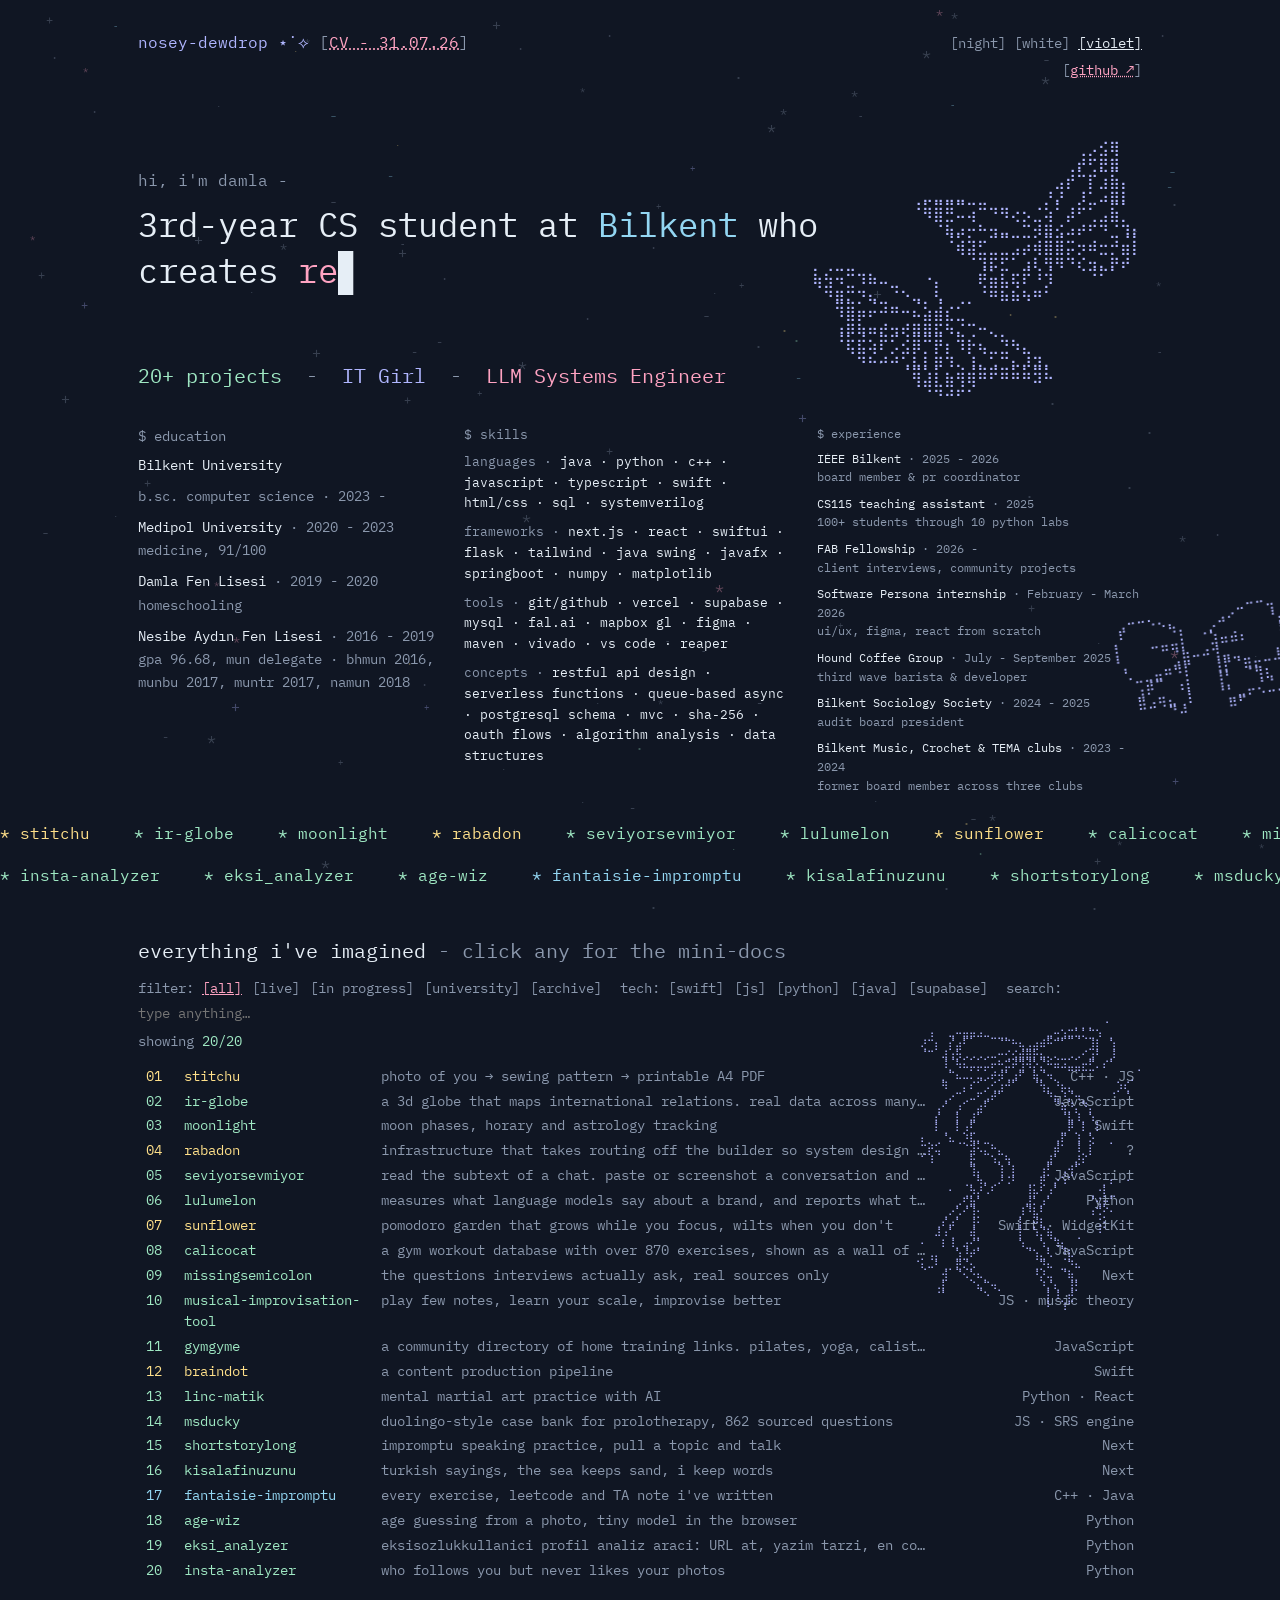
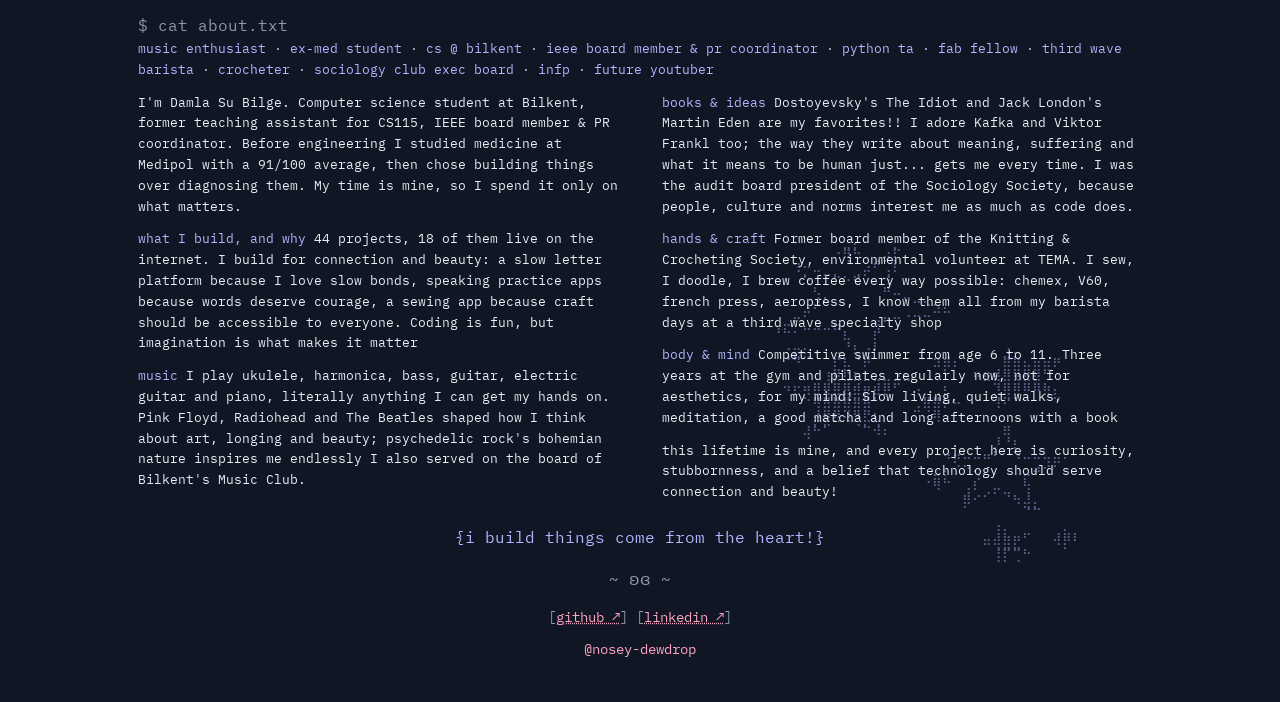
<file: index.html>
<!DOCTYPE html>
<html lang="en">
<head>
<meta charset="UTF-8">
<meta name="viewport" content="width=device-width, initial-scale=1.0">
<title>Damla Su Bilge - Bilkent CS, the IT girl behind noseydewdrop</title>
<meta name="description" content="Damla Su Bilge, Bilkent CS student who creates real products on iOS and web. The IT girl behind noseydewdrop - 50+ projects: lingolingo, msducky, gymgyme, stitchu.">
<meta property="og:title" content="Damla Su Bilge - noseydewdrop">
<meta property="og:description" content="3rd-year CS student at Bilkent who creates real products. The IT girl behind noseydewdrop. Imagineer.">
<meta property="og:url" content="https://noseydewdrop.com/">
<meta property="og:type" content="website">
<meta property="og:site_name" content="noseydewdrop">
<meta name="author" content="Damla Su Bilge">
<link rel="canonical" href="https://noseydewdrop.com/">
<meta name="twitter:card" content="summary">
<meta name="twitter:title" content="Damla Su Bilge - noseydewdrop">
<meta name="twitter:description" content="3rd-year CS student at Bilkent who creates real products. The IT girl behind noseydewdrop. Imagineer.">
<script type="application/ld+json">
{
  "@context": "https://schema.org",
  "@graph": [
    {
      "@type": "Person",
      "@id": "https://noseydewdrop.com/#damla",
      "name": "Damla Su Bilge",
      "alternateName": ["nosey-dewdrop", "noseydewdrop", "Damla Bilge"],
      "url": "https://noseydewdrop.com/",
      "description": "Damla Su Bilge builds real products people use on iOS and web. Bilkent University Computer Science. Creator of noseydewdrop: 50+ projects and 20+ live products including stitchu, gymgyme, ir-globe.",
      "jobTitle": "Software Engineer",
      "knowsAbout": ["Software Engineering", "iOS Development", "C++", "Machine Learning", "Computer Vision", "Web Development"],
      "alumniOf": {"@type": "CollegeOrUniversity", "name": "Bilkent University"},
      "worksFor": {"@id": "https://noseydewdrop.com/#org"},
      "sameAs": [
        "https://github.com/nosey-dewdrop",
        "https://www.linkedin.com/in/damla-su-bilge-278841278/",
        "https://www.instagram.com/meraklicigtanesi",
        "https://www.instagram.com/dewdrop.cpp"
      ]
    },
    {
      "@type": "WebSite",
      "@id": "https://noseydewdrop.com/#website",
      "name": "noseydewdrop - Damla Su Bilge",
      "url": "https://noseydewdrop.com/",
      "author": {"@id": "https://noseydewdrop.com/#damla"},
      "publisher": {"@id": "https://noseydewdrop.com/#damla"}
    },
    {
      "@type": "Organization",
      "@id": "https://noseydewdrop.com/#org",
      "name": "noseydewdrop",
      "url": "https://noseydewdrop.com/",
      "founder": {"@id": "https://noseydewdrop.com/#damla"},
      "sameAs": ["https://github.com/nosey-dewdrop"]
    }
  ]
}
</script>
<link rel="icon" href="data:image/svg+xml,<svg xmlns=%22http://www.w3.org/2000/svg%22 viewBox=%220 0 100 100%22><text y=%22.9em%22 font-size=%2290%22>⟡</text></svg>">
<link rel="preconnect" href="https://fonts.googleapis.com">
<link rel="preconnect" href="https://fonts.gstatic.com" crossorigin>
<link href="https://fonts.googleapis.com/css2?family=IBM+Plex+Mono:ital,wght@0,400;0,500;0,700;1,400&display=swap" rel="stylesheet">
<style>
/* ---------- palettes: body.pal-a (gece) / pal-b (krem) / pal-c (menekse) ---------- */
body.pal-a{
  --bg:#171221; --bg-soft:#1f1930; --ink:#efe8f7; --ink-dim:#9d92b5;
  --pink:#ff8fb3; --purple:#c9a6ff; --green:#b8e39a; --yellow:#ffd479; --blue:#8fc7ff;
}
body.pal-b{
  --bg:#ffffff; --bg-soft:#f5f5f5; --ink:#141414; --ink-dim:#6b6b6b;
  --pink:#c23a70; --purple:#5f35a8; --green:#357422; --yellow:#8a5f00; --blue:#1f5c9e;
}
body.pal-c{
  --bg:#101623; --bg-soft:#182032; --ink:#e6eef6; --ink-dim:#8b98ad;
  --pink:#ffa3c2; --purple:#b0b6ff; --green:#9fe8c3; --yellow:#ffe08a; --blue:#93d6f2;
}
/* ---------- base: one type scale (16 / 20 / 34), one spacing rhythm (28px), zero borders ---------- */
*{margin:0;padding:0;box-sizing:border-box}
body{
  font-family:'IBM Plex Mono',monospace; background:var(--bg); color:var(--ink);
  font-size:16px; line-height:1.75; overflow-x:hidden; cursor:default;
  transition:background .35s,color .35s;
}
a{color:var(--pink);text-decoration:underline dotted;display:inline-block;transition:transform .15s}
a:hover{text-decoration:underline;transform:translateY(-3px)}
header.site nav,#pal,footer{font-size:14px}
main{max-width:1060px;margin:0 auto;padding:28px 28px 0}
h1{font-size:34px;line-height:1.35;font-weight:400}
h2{font-size:20px;font-weight:400}
.dim{color:var(--ink-dim)}
::selection{background:var(--pink);color:var(--bg)}

/* star field */
#stars{position:fixed;inset:0;pointer-events:none;z-index:0}
.star{position:absolute;font-size:11px;color:var(--ink-dim);opacity:.32;animation:tw 3.4s ease-in-out infinite}
@keyframes tw{0%,100%{opacity:.15}50%{opacity:.65}}
main,header.site,#marquees{position:relative;z-index:1}

/* palette switcher (dev control) */
.site-right{display:flex;flex-direction:column;align-items:flex-end;gap:2px}
#pal{display:flex;gap:8px}
#pal button{font:inherit;background:none;color:var(--ink-dim);cursor:pointer;border:none}
#pal button::before{content:'['}#pal button::after{content:']'}
#pal button.on{color:var(--ink);text-decoration:underline}

/* ---------- HR layer ---------- */
header.site{max-width:1060px;margin:0 auto;padding:28px 28px 0;display:flex;justify-content:space-between;align-items:baseline}
.wordmark{font-weight:400;text-decoration:none;color:var(--purple)}
#tip{position:fixed;display:none;pointer-events:none;z-index:99;font-size:13px;color:var(--pink)}
.hero{padding:56px 0 28px;position:relative;min-height:220px}
.hero-text{max-width:720px}
.hero .hi{color:var(--ink-dim);margin-bottom:8px}
.hl-p{color:var(--pink)} .hl-m{color:var(--purple)} .hl-g{color:var(--green)} .hl-y{color:var(--yellow)} .hl-b{color:var(--blue)}
.mascot{font-size:11px;line-height:1.05;white-space:pre;color:var(--purple);user-select:none;animation:bob 4s ease-in-out infinite}
.hero .mascot{font-size:15px;line-height:1.1;position:absolute;right:0;top:28px}
@media(max-width:1000px){.hero .mascot{display:none}}
.cur{animation:blink 1s steps(1) infinite}
@keyframes blink{50%{opacity:0}}
@keyframes bob{0%,100%{transform:translateY(0)}50%{transform:translateY(-7px)}}

.stats{display:flex;gap:24px;row-gap:10px;flex-wrap:wrap;align-items:baseline;padding:28px 0 8px;font-size:20px}
.stats>span{white-space:nowrap}
.stats .cg{color:var(--green)}
.stats .c1{color:var(--green)} .stats .c2{color:var(--purple)} .stats .c3{color:var(--yellow)} .stats .c4{color:var(--pink)}
.pr{color:var(--ink-dim);user-select:none}
.cols{display:grid;grid-template-columns:1.1fr 1.2fr 1.2fr;gap:28px;padding:24px 0 8px;font-size:14px;line-height:1.65}
.cols>div:nth-of-type(2){font-size:13px;line-height:1.6}
.cols>div>p{margin:0 0 8px}
.cols>div:nth-of-type(3){font-size:12px;line-height:1.55}
.cols>div:nth-of-type(3) p{break-inside:avoid}
.cols>div:nth-of-type(3) .pr{column-span:all}
.cols .pr{margin-bottom:6px}
.edu-b{font-size:14px}
@media(max-width:860px){.cols{grid-template-columns:1fr}}

/* ---------- marquees: two thin rows, opposite directions, decoration only ---------- */
#marquees{padding:8px 0;overflow:hidden}
.mq{display:flex;gap:44px;white-space:nowrap;width:max-content;color:var(--ink-dim)}
.mq span b{font-weight:400}
.mq .g{margin-right:10px}
.mq-i.st-live{color:var(--green)} .mq-i.st-wip{color:var(--yellow)} .mq-i.st-uni{color:var(--blue)} .mq-i.st-arc{color:var(--ink-dim)}
.mq1{animation:sl 60s linear infinite}
.mq2{animation:sr 75s linear infinite;margin-top:14px}
#marquees:hover .mq{animation-play-state:paused}
@keyframes sl{from{transform:translateX(0)}to{transform:translateX(-50%)}}
@keyframes sr{from{transform:translateX(-50%)}to{transform:translateX(0)}}

/* ---------- the wall: dense list, name - one sentence - tech ---------- */
.wall-head{padding:8px 0 8px;display:flex;justify-content:space-between;align-items:baseline;flex-wrap:wrap;gap:10px}
.legend{display:flex;gap:20px;color:var(--ink-dim)}
.legend i{font-style:normal}
.d{display:inline-block;width:9px;height:9px;border-radius:50%;margin-right:6px}
.d-live{background:var(--green)} .d-wip{background:var(--yellow)} .d-uni{background:var(--blue)} .d-arc{background:var(--ink-dim)}
.filters{padding:0 0 10px;font-size:14px}
.filters p{margin:0}
.tok{cursor:pointer;color:var(--ink-dim);margin-right:10px}
.tok::before{content:'['}.tok::after{content:']'}
.tok:hover{color:var(--ink)}
.tok.st.on[data-v="live"]{color:var(--green)}
.tok.st.on[data-v="wip"]{color:var(--yellow)}
.tok.st.on[data-v="uni"]{color:var(--blue)}
.tok.st.on[data-v="arc"]{color:var(--ink)}
.tok.on{text-decoration:underline}
.tok.on[data-v=""]{color:var(--pink)}
#q{font:inherit;background:none;border:none;outline:none;color:var(--pink);width:170px}
.cmdline{color:var(--ink-dim);padding-top:4px}
.cmdline b{color:var(--green);font-weight:400}
.wall{list-style:none;font-size:13.5px;line-height:1.55}
.wall li{display:grid;grid-template-columns:26px 185px 1fr 195px;gap:12px;padding:2px 8px;border-radius:2px;cursor:pointer;align-items:baseline}
.wall li:hover{background:var(--bg-soft)}
.wall .no{font-weight:400}
.no.st-live{color:var(--green)} .no.st-wip{color:var(--yellow)} .no.st-uni{color:var(--blue)} .no.st-arc{color:var(--ink-dim)}
.wall .nm{font-weight:400}
.nm.st-live{color:var(--green)} .nm.st-wip{color:var(--yellow)} .nm.st-uni{color:var(--blue)} .nm.st-arc{color:var(--ink-dim)}
.wall .one{color:var(--ink-dim);overflow:hidden;text-overflow:ellipsis;white-space:nowrap}
.wall .tech{color:var(--ink-dim);text-align:right;white-space:nowrap;overflow:hidden;text-overflow:ellipsis}
@media(max-width:860px){
  .wall li{grid-template-columns:26px 1fr;grid-auto-rows:auto;row-gap:2px;padding:8px;margin-bottom:6px}
  .wall .one{grid-column:1 / -1;white-space:normal;overflow:visible}
  .wall .tech{grid-column:1 / -1;text-align:left;white-space:normal;overflow:visible}
  .stats{gap:20px} .facts{gap:28px}
}

/* ---------- detail mock (overlay, template for per-project mini docs) ---------- */
#detail{position:fixed;inset:0;background:color-mix(in srgb,var(--bg) 82%,transparent);backdrop-filter:blur(3px);display:none;z-index:20;overflow-y:auto}
#detail.open{display:block}
.doc{max-width:720px;margin:56px auto;background:var(--bg-soft);border-radius:3px;padding:44px}
.doc .close{float:right;cursor:pointer;color:var(--ink-dim)}
.doc h1{font-size:20px;margin-bottom:8px}
#d-live{display:none;font-size:34px;color:var(--green);text-decoration:none;margin:4px 0}
#d-live:hover{text-decoration:underline}
#d-live.landing{color:var(--purple)}
.doc .sect{margin-top:28px}
.doc .sect h2{font-size:16px;color:var(--purple);margin-bottom:8px}
.doc pre{color:var(--ink-dim);line-height:1.6;white-space:pre-wrap;overflow-wrap:anywhere}
#d-frame{width:100%;height:340px;border:0;background:#fff;border-radius:3px}
.mod-row{display:grid;grid-template-columns:minmax(150px,45%) 1fr;gap:10px;font-size:12.5px;margin-bottom:6px}
.mod-row code{color:var(--purple);word-break:break-all}
.doc strong{font-weight:400}
.doc em{font-style:normal}
.doc .tags{display:flex;gap:10px;flex-wrap:wrap;margin-top:8px}
.doc .tags span{background:var(--bg);padding:2px 12px;border-radius:2px}

.bg-art{position:absolute;z-index:0;opacity:1;color:var(--purple);font-size:10px;line-height:1.05;white-space:pre;pointer-events:none;user-select:none}
@media(max-width:1000px){.bg-art{display:none}}
.wall-sect{position:relative}
.art-wall{right:-30px;top:120px}
.cols{position:relative}
.art-cols{right:-150px;top:50%;font-size:13px;transform:rotate(-8deg)}
.about{padding:28px 0 0;position:relative}
.about .mascot{position:absolute;right:6%;bottom:30px;opacity:.45;font-size:13px;z-index:0;animation:none}
.about-text{position:relative;z-index:1}
.about-row{display:flex;gap:28px;justify-content:space-between;align-items:flex-start;flex-wrap:wrap}
.about-row p{margin:0 0 6px}
.about-text{font-size:13px;line-height:1.6;column-count:2;column-gap:44px}
.about-text p{break-inside:avoid}
.about-text>p:first-child{color:var(--purple);column-span:all}
.about-end{text-align:center;margin:14px 0 0}
.heart{color:var(--purple)}
.about-text .dim{color:var(--purple)}
.about-text p{margin:0 0 12px}
footer{max-width:1060px;margin:0 auto;padding:12px 28px 32px;color:var(--ink-dim);text-align:center}
footer p{margin:0 0 8px}
.at-pink{color:var(--pink)}

/* phone */
@media(max-width:700px){
  main{padding:20px 16px 0}
  header.site{flex-direction:column;align-items:flex-start;gap:8px}
  .site-right{align-items:flex-start}
  h2{font-size:17px}
  .wall{font-size:13px}
  .wall li{padding:6px 8px}
  .wall .one{white-space:normal}
  .wall .tech{white-space:normal}
  header.site{padding:20px 16px 0}
  .hero{padding:32px 0 16px;min-height:0}
  h1{font-size:22px;line-height:1.5}
  .stats{font-size:15px;gap:12px;row-gap:6px}
  .cols{grid-template-columns:1fr;gap:20px}
  .about-text{column-count:1}
  .about .mascot{display:none}
  .filters{font-size:13px}
  #q{width:120px}
  .doc{margin:16px;padding:24px 20px}
  .mod-row{grid-template-columns:1fr;gap:2px}
  #d-live{font-size:26px}
  .mq{gap:28px}
  footer{padding:8px 16px 24px}
}

/* confetti */
.cf{position:fixed;z-index:30;pointer-events:none;font-size:17px;animation:fall 1.1s ease-out forwards}
@keyframes fall{to{transform:translateY(70px) rotate(220deg);opacity:0}}
</style>
</head>
<body class="pal-c">
<div id="stars"></div>
<header class="site">
  <div><a class="wordmark" href="https://www.linkedin.com/in/damla-su-bilge-278841278/" target="_blank" rel="noopener"><span>nosey-dewdrop ⋆˙⟡</span></a> <span class="dim">[<a href="cv/DamlaSuBilge_CV.pdf" target="_blank" rel="noopener">CV - 31.07.26</a>]</span></div>
<div id="tip">linkedin!</div>
  <div class="site-right">
    <div id="pal">
      <button data-p="pal-a">night</button>
      <button data-p="pal-b">white</button>
      <button data-p="pal-c" class="on">violet</button>
    </div>
    <nav class="dim">[<a href="https://github.com/nosey-dewdrop" target="_blank" rel="noopener">github ↗</a>]</nav>
  </div>
</header>

<main>

<!-- ===== HR LAYER: the only airy zone. one sentence, numbers, education, skills ===== -->
<section class="hero">
  <div class="hero-text">
    <p class="hi">hi, i'm damla -</p>
    <h1><span id="typer">Damla Su Bilge, software engineer and creator of noseydewdrop</span><span class="cur">▊</span></h1>
  </div>
  <pre class="mascot" aria-hidden="true">⠀⠀⠀⠀⠀⠀⠀⠀⠀⠀⠀⠀⠀⠀⠀⠀⠀⠀⠀⠀⠀⠀⠀⠀⠀⢀⢔⣶⠀⠀
⠀⠀⠀⠀⠀⠀⠀⠀⠀⠀⠀⠀⠀⠀⠀⠀⠀⠀⠀⠀⠀⠀⠀⠀⡼⠗⡿⣾⠀⠀
⠀⠀⠀⠀⠀⠀⠀⠀⠀⠀⠀⠀⠀⠀⠀⠀⠀⠀⠀⠀⠀⠀⢀⡼⠓⡞⢩⣯⡀⠀
⠀⠀⠀⠀⠀⠀⠀⠀⠀⠀⣀⣀⣀⣀⠀⠀⠀⠀⠀⠀⠀⠰⡹⠁⢰⠃⣩⣿⡇⠀
⠀⠀⠀⠀⠀⠀⠀⠀⠀⠘⢷⣿⠿⣉⣩⠛⠲⢶⡠⢄⠐⣣⠃⣰⠗⠋⢀⣯⠁⠀
⠀⠀⠀⠀⠀⠀⠀⠀⠀⠀⠀⠙⣯⣠⠬⠦⢤⣀⠈⠓⢽⣾⢔⣡⡴⠞⠻⠙⢳⡄
⠀⠀⠀⠀⠀⠀⠀⠀⠀⠀⠀⠀⠘⣵⣳⠖⠉⠉⢉⣩⣵⣿⣿⣒⢤⣴⠤⠽⣬⡇
⠀⠀⠀⠀⠀⠀⠀⠀⠀⠀⠀⠀⠀⠈⠙⢻⣟⠟⠋⢡⡎⢿⢿⠳⡕⢤⡉⡷⡽⠁
⣧⢮⢭⠛⢲⣦⣀⠀⠀⠀⠠⡀⠀⠀⠀⡾⣥⣏⣖⡟⠸⢺⠀⠀⠈⠙⠋⠁⠀⠀
⠈⠻⣶⡛⠲⣄⠀⠙⠢⣀⠀⢇⠀⠀⠀⠘⠿⣯⣮⢦⠶⠃⠀⠀⠀⠀⠀⠀⠀⠀
⠀⠀⢻⣿⣥⡬⠽⠶⠤⣌⣣⣼⡔⠊⠁⠀⠀⠀⠀⠀⠀⠀⠀⠀⠀⠀⠀⠀⠀⠀
⠀⠀⢠⣿⣧⣤⡴⢤⡴⣶⣿⣟⢯⡙⠒⠤⡀⠀⠀⠀⠀⠀⠀⠀⠀⠀⠀⠀⠀⠀
⠀⠀⠘⣗⣞⣢⡟⢋⢜⣿⠛⡿⡄⢻⡮⣄⠈⠳⢦⡀⠀⠀⠀⠀⠀⠀⠀⠀⠀⠀
⠀⠀⠀⠈⠻⠮⠴⠵⢋⣇⡇⣷⢳⡀⢱⡈⢋⠛⣄⣹⣲⡀⠀⠀⠀⠀⠀⠀⠀⠀
⠀⠀⠀⠀⠀⠀⠀⠀⠈⢿⣱⡇⣦⢾⣾⠿⠟⠿⠷⠷⣻⠧⠀⠀⠀⠀⠀⠀⠀⠀
⠀⠀⠀⠀⠀⠀⠀⠀⠀⠈⠙⠻⠽⠞⠊⠀⠀⠀⠀⠀⠀⠀⠀⠀⠀⠀⠀⠀⠀⠀</pre>
</section>

<section class="stats">
  <span class="cg" id="pcount">40+ projects</span> <span class="dim">-</span>
  <span class="c2">IT Girl</span> <span class="dim">-</span>
  <span class="c4">LLM Systems Engineer</span>
</section>

<section class="cols">
  <div>
    <p class="pr">$ education</p>
    <p class="edu-b">Bilkent University</p>
    <p class="dim">b.sc. computer science · 2023 -</p>
    <p>Medipol University <span class="dim">· 2020 - 2023</span><br><span class="dim">medicine, 91/100</span></p>
    <p>Damla Fen Lisesi <span class="dim">· 2019 - 2020</span><br><span class="dim">homeschooling</span></p>
    <p>Nesibe Aydın Fen Lisesi <span class="dim">· 2016 - 2019</span><br><span class="dim">gpa 96.68, mun delegate · bhmun 2016, munbu 2017, muntr 2017, namun 2018</span></p>
  </div>
  <div>
    <p class="pr">$ skills</p>
    <p><span class="dim">languages ·</span> java · python · c++ · javascript · typescript · swift · html/css · sql · systemverilog</p>
    <p><span class="dim">frameworks ·</span> next.js · react · swiftui · flask · tailwind · java swing · javafx · springboot · numpy · matplotlib</p>
    <p><span class="dim">tools ·</span> git/github · vercel · supabase · mysql · fal.ai · mapbox gl · figma · maven · vivado · vs code · reaper</p>
    <p><span class="dim">concepts ·</span> restful api design · serverless functions · queue-based async · postgresql schema · mvc · sha-256 · oauth flows · algorithm analysis · data structures</p>
  </div>
  <pre class="bg-art art-cols" aria-hidden="true">⠀⢀⠤⠤⢄⡀⠀⠀⠀⠀⠀⠀⢀⠤⠒⠒⢤
⠀⠏⠀⠀⠀⠈⠳⡄⠀⠀⡠⠚⠁⠀⠀⠀⠘⡄
⢸⠀⠀⠀⠤⣤⣤⡆⠀⠈⣱⣤⣴⡄⠀⠀⠀⡇
⠘⡀⠀⠀⠀⠀⢈⣷⠤⠴⢺⣀⠀⠀⠀⠀⢀⡇
⠀⠡⣀⣀⣤⠶⠻⡏⠀⠀⢸⡟⠙⣶⡤⠤⠼
⠀⠀⢠⡾⠉⠀⢠⡆⠀⠀⢸⠃⠀⠈⢻⣆
⠀⠀⣿⣠⢶⣄⠀⡇⠀⠀⠘⠃⣀⡤⢌⣈⡀⠀
⠀⠀⠀⠀⠀⠙⠼⠀⠀⠀⠀⠿⠋</pre>
  <div>
    <p class="pr">$ experience</p>
    <p>IEEE Bilkent <span class="dim">· 2025 - 2026</span><br><span class="dim">board member &amp; pr coordinator</span></p>
    <p>CS115 teaching assistant <span class="dim">· 2025</span><br><span class="dim">100+ students through 10 python labs</span></p>
    <p>FAB Fellowship <span class="dim">· 2026 -</span><br><span class="dim">client interviews, community projects</span></p>
    <p>Software Persona internship <span class="dim">· February - March 2026</span><br><span class="dim">ui/ux, figma, react from scratch</span></p>
    <p>Hound Coffee Group <span class="dim">· July - September 2025</span><br><span class="dim">third wave barista &amp; developer</span></p>
    <p>Bilkent Sociology Society <span class="dim">· 2024 - 2025</span><br><span class="dim">audit board president</span></p>
    <p>Bilkent Music, Crochet &amp; TEMA clubs <span class="dim">· 2023 - 2024</span><br><span class="dim">former board member across three clubs</span></p>
  </div>
</section>

</main>

<!-- ===== MARQUEES: two rows, opposite directions, full-bleed, pure vibe ===== -->
<div id="marquees" aria-hidden="true">
  <div class="mq mq1"></div>
  <div class="mq mq2"></div>
</div>

<main>

<!-- ===== THE WALL: every product, one dense row each ===== -->
<section>
  <pre class="bg-art art-wall" aria-hidden="true">⠀⠀⠀⠀⠀⠀⠀⠀⠀⠀⠀⠀⠀⠀⠀⠀⠀⠀⠀⠀⠀⠀⠀⠀⠀⠀⠀⠠⠀⠀⠀⠀⠀⠀⠀⠀⠀⠀⠀⠀⠀
⠀⠀⢠⠀⠀⣀⠤⣤⣤⣠⣀⠀⠀⠀⠀⠀⠀⠀⠀⣀⠤⢢⣒⣃⡃⠓⢢⠀⠀⠀⠀⠀⠀⠀⠀⠀⠀⠀⠀⠀⠀
⠀⡰⠒⡄⠀⡜⣠⠏⠁⠀⠀⠉⠙⠓⠦⣄⢀⣠⣴⠯⠚⠋⠉⠈⠈⢹⡆⠀⢣⠀⠀⠀⠀⠀⠀⠀⠀⠀⠀⠀⠀
⠀⠘⠒⠁⣰⢡⢯⢀⢀⢀⢀⣀⠤⠔⢔⣼⣿⡯⣄⡀⡀⠀⢀⢀⠔⢩⠇⠀⢸⠀⠀⠀⠀⠀⠀⠀⠀⠀⠀⠀⠀
⠀⠀⠀⠀⢸⠈⢧⣅⣁⣁⣁⡤⠦⣚⡽⢻⢽⡣⡙⠮⣬⣩⣁⣁⡤⠟⡀⡔⠃⠀⠀⠀⠀⠀⠀⠀⠀⠀⠀⠀⠀
⠀⠀⠀⠀⠀⠓⣄⣀⡁⣁⢁⡴⢼⠃⢠⠟⠀⣧⠙⢤⠀⠀⠉⠉⠉⠉⠀⠀⠀⠀⠀⠀⠁⠀⠀⠀⠀⠀⠀⠀⠀
⠀⠀⠀⠀⢷⠀⠀⡀⡔⠊⢁⠔⢡⠼⠋⠀⠀⠘⢧⡀⠱⣄⡀⠀⠀⠀⠀⠀⠀⢢⡔⠁⠀⠀⠀⠀⠀⠀⠀⠀⠀
⠀⠀⠀⠀⠀⡠⠒⠁⣀⠖⢁⡼⠋⠀⠀⠀⠀⠀⠈⠳⣄⠱⡙⢤⠀⠀⠀⠀⠐⠁⠘⠀⠀⠀⠀⠀⠀⠀⠀⠀⠀
⠀⠀⠀⢀⠜⠀⢠⠊⠀⣠⠏⠀⠀⠀⠀⠀⠀⠀⠀⠀⠙⣦⠱⡀⠳⡀⠀⠀⠀⠀⠀⠀⠀⠀⠀⠀⠀⠀⠀⠀⠀
⠀⠀⠀⡜⠀⠀⡇⠀⣰⠋⠀⠀⠀⠀⠀⠀⠀⠀⠀⠀⠀⠘⣇⢱⠀⢣⠀⠀⠀⠀⠀⠀⠀⠀⠀⠀⠀⠀⠀⠀⠀
⠀⠀⠀⡇⠀⠀⡇⢠⠏⠀⠀⠀⠀⠀⠀⠀⠀⠀⠀⠀⠀⠀⡿⠀⡇⠀⡇⠀⠀⠀⠀⠀⠀⠀⠀⠀⠀⠀⠀⠀⠀
⠀⡄⠀⠀⠘⣄⠀⠱⣏⡀⠀⠀⠀⠀⠀⠀⠀⠀⠀⠀⢀⡟⠀⢱⠀⡣⠀⠀⠀⠀⠀⠀⠀⠀⠀⠀⠀⠀⠀⠀⠀
⠀⠒⡵⣊⠀⠀⠈⠑⣺⢅⡉⠦⡀⠀⠀⠀⠀⠀⠀⠀⣼⠂⠀⢸⠀⡎⠀⠀⠁⠀⠀⠀⠀⠀⠀⠀⠀⠀⠀⠀⠀
⠀⠊⢱⠈⠀⠀⠀⠀⡯⠀⠉⢢⡉⢦⠀⠀⠀⠀⠀⣰⠃⠀⠀⡰⡕⠁⠀⠀⠀⠀⠀⠀⠀⠀⠀⠀⠀⠀⠀⠀⠀
⠀⠀⠀⠀⠀⠀⠀⠀⢻⡀⠀⠀⢱⠈⡆⠀⠀⠀⢠⠏⠀⢀⢴⠋⠀⠀⠀⠀⠀⠀⠀⠀⠀⠀⠀⠀⠀⠀⠀⠀⠀
⠀⠀⠀⠀⠀⠀⠀⠀⠈⢧⡀⠀⡸⢐⠇⠀⠀⠀⡾⠁⡠⢪⠊⠀⠀⠀⠀⠀⡄⠀⠠⠀⠀⠀⠀⠀⠀⠀⠀⠀⠀
⠀⠀⠀⠀⠀⠄⠀⠈⢧⡰⢁⠎⠀⠀⠀⠀⢸⣅⠎⢠⠃⠀⠀⠀⠀⠀⠠⡇⠀⠀⠀⠀⠀⠀⠀⠀⠀⠀⠀⠀⠀
⠀⠀⠀⠀⠀⠀⢀⠞⣧⠃⠀⠀⠀⠀⠀⠀⣸⡃⢠⠃⠀⠀⠀⠀⠀⠘⢔⡥⠋⠀⠀⠀⠀⠀⠀⠀⠀⠀⠀⠀⠀
⠀⠀⠀⠀⠀⡠⢃⠜⢹⠄⠀⠀⠀⠀⠀⢰⠹⣆⠇⠀⠀⠀⠀⠀⠀⢠⢚⠕⠄⠀⠀⠀⠀⠀⠀⠀⠀⠀⠀⠀⠀
⠀⠀⠀⠀⡜⣠⠃⠀⢸⠅⠀⠀⠀⠀⠀⡇⠀⠽⡆⠀⠀⠀⠀⠀⠀⠀⢐⠅⠀⠀⠀⠀⠀⠀⠀⠀⠀⠀⠀⠀⠀
⠀⠀⠀⣸⢠⠃⠀⠀⣼⠀⠀⠀⠀⠀⠀⡇⠀⢣⡙⣦⠀⠀⠀⠀⠀⠀⠰⠁⠀⠀⠀⠀⠀⠀⠀⠀⠀⠀⠀⠀⠀
⠀⠄⠀⠀⡆⢸⠀⣠⠜⠃⠀⠀⠀⠀⠀⢣⠀⠀⢣⠈⢳⡄⠀⠈⠀⠀⠀⠀⠀⠀⠀⠀⠀⠀⠀⠀⠀⠀⠀⠀⠀
⠀⠀⢀⡀⠀⠀⢣⠸⡴⠃⠀⠀⠀⠀⠀⠀⠙⢢⡀⢇⠀⠹⣆⠀⠀⠀⠀⠀⠀⠀⠀⠀⠀⠀⠀⠀⠀⠀⠀⠀⠀
⠐⡅⣈⠇⠀⠀⡿⡙⢄⠀⠀⠀⠀⠀⠀⠀⠀⠈⠻⣄⠀⠈⠳⣄⠀⠀⠀⠀⠀⠀⠀⠀⠀⠀⠀⠀⠀⠀⠀⠀⠀
⠀⠈⠀⠀⢼⠁⠙⢌⠣⣄⠀⠀⠀⠀⠀⠀⠀⠸⡱⣀⠀⠙⣦⠀⠀⠀⠀⠀⠀⠀⠀⠀⠀⠀⠀⠀⠀⠀⠀⠀⠀
⠀⠀⠀⢀⡏⠀⠀⠀⠑⣄⠓⢤⠀⠀⠀⠀⠀⠀⠱⡘⡄⠀⢸⠇⠀⠀⠀⠀⠀⠀⠀⠀⠀⠀⠀⠀⠀⠀⠀⠀⠀
⠀⠀⠀⠐⠃⠀⠀⠀⠀⠈⠢⠀⠁⠀⠀⠀⠀⠀⠀⡇⢸⠀⡼⠁⠀⠀⠀⠀⠀⠀⠀⠀⠀⠀⠀⠀⠀⠀⠀⠀⠀
⠀⠀⠀⠀⠀⠀⠀⠀⠀⠀⠀⠀⠀⠀⠀⠀⠀⠀⠀⠇⠀⢱⠋⠀⠀⠀⠀⠀⠀⠀⠀⠀⠀⠀⠀⠀⠀⠀⠀⠀⠀</pre>
  <div class="wall-head">
    <h2>everything i've imagined <span class="dim">- click any for the mini-docs</span></h2>
  </div>
  <div class="filters">
    <p><span class="pr">filter:</span>
      <span class="tok st on" data-v="">all</span><span class="tok st" data-v="live">live</span><span class="tok st" data-v="wip">in progress</span><span class="tok st" data-v="uni">university</span><span class="tok st" data-v="arc">archive</span>
      <span class="pr">tech:</span>
      <span class="tok te" data-v="swift">swift</span><span class="tok te" data-v="js">js</span><span class="tok te" data-v="python">python</span><span class="tok te" data-v="java">java</span><span class="tok te" data-v="supabase">supabase</span>
      <span class="pr">search:</span> <input id="q" autocomplete="off" placeholder="type anything…">
    </p>
    <p class="cmdline" id="cmdline"></p>
  </div>
  <ul class="wall" id="wall"></ul>
</section>

<!-- ===== ABOUT: the human layer, bottom of the page ===== -->
<section class="about">
  <p class="pr">$ cat about.txt</p>
  <div class="about-row">
    <div class="about-text">
      <p class="dim">music enthusiast · ex-med student · cs @ bilkent · ieee board member &amp; pr coordinator · python ta · fab fellow · third wave barista · crocheter · sociology club exec board · infp · future youtuber</p>
      <p>I'm Damla Su Bilge. Computer science student at Bilkent, former teaching assistant for CS115, IEEE board member &amp; PR coordinator. Before engineering I studied medicine at Medipol with a 91/100 average, then chose building things over diagnosing them. My time is mine, so I spend it only on what matters.</p>
      <p><span class="dim">what I build, and why</span> 44 projects, 18 of them live on the internet. I build for connection and beauty: a slow letter platform because I love slow bonds, speaking practice apps because words deserve courage, a sewing app because craft should be accessible to everyone. Coding is fun, but imagination is what makes it matter</p>
      <p><span class="dim">music</span> I play ukulele, harmonica, bass, guitar, electric guitar and piano, literally anything I can get my hands on. Pink Floyd, Radiohead and The Beatles shaped how I think about art, longing and beauty; psychedelic rock's bohemian nature inspires me endlessly I also served on the board of Bilkent's Music Club.</p>
      <p><span class="dim">books &amp; ideas</span> Dostoyevsky's The Idiot and Jack London's Martin Eden are my favorites!! I adore Kafka and Viktor Frankl too; the way they write about meaning, suffering and what it means to be human just... gets me every time. I was the audit board president of the Sociology Society, because people, culture and norms interest me as much as code does.</p>
      <p><span class="dim">hands &amp; craft</span> Former board member of the Knitting &amp; Crocheting Society, environmental volunteer at TEMA. I sew, I doodle, I brew coffee every way possible: chemex, V60, french press, aeropress, I know them all from my barista days at a third wave specialty shop</p>
      <p><span class="dim">body &amp; mind</span> Competitive swimmer from age 6 to 11. Three years at the gym and pilates regularly now, not for aesthetics, for my mind! Slow living, quiet walks, meditation, a good matcha and long afternoons with a book</p>
      <p>this lifetime is mine, and every project here is curiosity, stubbornness, and a belief that technology should serve connection and beauty!</p>
    </div>
    <pre class="mascot" aria-hidden="true">⠀⠀⠀⠀⠀⠀⠀⣀⡄⠀⠀⠀⡀⠀⠀⠀⠀⠀⠀⠀⠀⠀⠀⠀⠀⠀⠀⠀⠀⠀⠀
⠀⠀⠀⠀⠀⠀⠐⢿⠓⠀⢀⡴⡏⠀⠀⠀⠀⠀⠀⠀⠀⠀⠀⠀⠀⠀⠀⠀⠀⠀⠀
⠀⠀⠹⡒⠤⣀⡀⠀⢀⡴⠋⢠⠇⠀⠀⠀⠀⠀⠀⠀⠀⠀⠀⠀⠀⠀⠀⠀⠀⠀⠀
⠀⠀⠀⠱⡀⠀⠉⠑⠋⠀⠀⣸⠀⠀⠀⠀⠀⠀⠀⠀⠀⠀⠀⠀⠀⠀⠀⠀⠀⠀⠀
⠀⠀⠀⠀⢱⡄⠀⠀⠀⠀⠀⠉⠒⠤⣀⡀⠀⠀⠀⠀⠀⠀⠀⠀⠀⠀⠀⠀⠀⠀⠀
⠀⠀⠀⡴⠋⠀⠀⠀⠀⠀⠀⠀⠀⢀⣀⣈⠵⠦⠀⠀⠀⠀⠀⠀⠀⠀⠀⠀⠀⠀⠀
⢀⡤⠋⣀⣀⣀⣤⠀⠀⠀⢰⠋⠉⠀⠀⠀⠀⠀⠀⠀⠀⠀⠀⠀⠀⠀⠀⠀⠀⠀⠀
⠈⠉⠁⠀⠀⠀⠀⢧⠀⠀⡏⠀⠀⠀⠀⠀⠀⠀⠀⠀⠀⠀⠀⠀⠀⠀⠀⠀⠀⠀⠀
⠀⢐⣶⣆⠀⠀⢠⠈⢇⢰⠃⠀⠀⠀⠀⠀⠀⢀⠀⠀⠀⠀⠀⣰⡄⠀⠀⠀⠀⠀⠀
⠀⠈⠙⠀⠀⠀⣏⣧⠈⠟⠀⠀⠀⠀⠀⠀⠽⡿⠆⠀⠀⠀⢀⣿⣿⣦⣶⣶⠟⠀⠀
⠀⠀⠀⠀⣀⣸⣿⣯⢧⠤⢤⣤⣴⠦⠀⠀⠀⠁⠀⠀⠛⠿⣿⣿⣿⣿⣿⡁⠀⠀⠀
⠀⠙⠯⡻⣿⣿⣿⣿⣿⣿⡿⠟⠁⠀⠰⣄⣠⡇⠀⠀⠀⠀⢸⣿⡿⠛⠛⠿⣆⠀⠀
⠀⠀⠀⠈⢻⣿⣿⣿⣿⣿⠁⠀⠀⠀⣠⢿⣿⠟⠒⠀⠀⠀⠸⠊⠀⠀⠀⠀⠀⠀⠀
⠀⠀⠀⠀⡾⣿⠿⠺⢝⡯⢧⠀⠀⠀⠀⠀⠻⠀⠀⠀⠀⠀⠀⠀⠀⠀⠀⠀⠀⠀⠀
⠀⠀⠀⢼⠓⠁⠀⠀⠀⠉⠺⠆⠀⠀⠀⠀⠀⠀⠀⠀⠀⠀⢀⢿⠀⠀⠀⠀⠀⠀⠀
⠀⠀⠀⠀⠀⠀⠀⠀⠀⠀⠀⠀⠀⠀⠀⠀⠀⠀⠀⠀⠀⠀⡜⠈⡇⠀⠀⠀⠀⠀⠀
⠀⠀⠀⠀⠀⠀⠀⠀⠀⠀⠀⠀⠀⠀⠀⠀⠀⠙⢟⡒⠒⠛⠁⠀⠘⠒⠒⢲⡶⠂⠀
⠀⠀⠀⠀⠀⠀⠀⠀⠀⠀⠀⠀⠀⠀⠀⠀⣤⡆⠀⠈⢢⠀⠀⠀⠀⡤⠚⠁⠀⠀⠀
⠀⠀⠀⠀⠀⠀⠀⠀⠀⠀⠀⠀⠀⠀⠀⠈⠻⠉⠀⢠⠇⢀⡤⣀⠀⢳⠀⠀⠀⠀⠀
⠀⠀⠀⠀⠀⠀⠀⠀⠀⠀⠀⠀⠀⠀⠀⠀⠀⠀⠀⡿⠊⠁⠀⠈⠳⣼⡄⠀⠀⠀⠀
⠀⠀⠀⠀⠀⠀⠀⠀⠀⠀⠀⠀⠀⠀⠀⠀⠀⠀⠀⠀⠀⠀⠀⠀⠀⠈⠉⠀⠀⠀⠀
⠀⠀⠀⠀⠀⠀⠀⠀⠀⠀⠀⠀⠀⠀⠀⠀⠀⠀⠀⠀⠀⠀⢰⡄⠀⣀⠀⠀⢀⣄⡀
⠀⠀⠀⠀⠀⠀⠀⠀⠀⠀⠀⠀⠀⠀⠀⠀⠀⠀⠀⠀⠀⠶⢾⣿⣟⠁⠀⠀⠺⡟⠃
⠀⠀⠀⠀⠀⠀⠀⠀⠀⠀⠀⠀⠀⠀⠀⠀⠀⠀⠀⠀⠀⠀⢸⡏⢉⠓⠀⠀⠀⠀⠀</pre>
  </div>
  <p class="about-end heart">{i build things come from the heart!}</p>
  <p class="about-end dim">~ ʚɞ ~</p>
</section>

</main>

<footer>
  <p>[<a href="https://github.com/nosey-dewdrop" target="_blank" rel="noopener">github ↗</a>] [<a href="https://www.linkedin.com/in/damla-su-bilge-278841278/" target="_blank" rel="noopener">linkedin ↗</a>]</p>
  <p class="at-pink">@nosey-dewdrop</p>
</footer>

<!-- ===== DETAIL TEMPLATE (mock shows one example; real version reads products.json) ===== -->
<div id="detail">
  <div class="doc">
    <span class="close" onclick="detail.classList.remove('open')">✕ close</span>
    <p class="dim">nosey-dewdrop / <span id="d-name">lingolingo</span></p>
    <a id="d-live" target="_blank" rel="noopener"></a>
    <h2 id="d-title">english speaking practice with honest AI feedback</h2>
    <div class="tags" id="d-tags"></div>
    <div class="sect"><h2>+ what it is</h2><p id="d-what"></p></div>
    <div class="sect" id="d-prev-sect"><h2>+ live preview</h2><iframe id="d-frame" loading="lazy" title="live preview"></iframe></div>
    <div class="sect" id="d-built-sect"><h2>+ built with</h2><pre id="d-arch"></pre></div>
    <div class="sect" id="d-mods-sect"><h2>+ key modules</h2><div id="d-mods"></div></div>
    <div class="sect"><h2>+ links</h2><p id="d-links"></p></div>
  </div>
</div>

<script>
/* real project data from the live site (damla-approved copy) */
const PJ=[
 {sl:"lulumelon",e:"🍉",n:"lulumelon",tg:"measures what language models say about a brand, with the range the sample actually supports",d:"A python library and command line tool that measures how often a brand is named inside language model answers. One reading is one draw from a distribution, so every question is asked <strong>n times</strong> and the rate comes back as a <strong>Wilson interval</strong>: never being named in five draws is compatible with being named up to 43.4% of the time, and a ranking the sample cannot support is refused rather than printed. Every answer lands in an <strong>append-only hash-chained ledger</strong> that seals its own length, so a file with lines cut off the end stops verifying. Two layers with a wall between them, arithmetic on one side and the network on the other, which is why a number can be re-derived from the file it came from. <strong>986 python tests</strong> and 45 node tests, all offline. <strong>Free and MIT</strong>: bring your own key, pay the provider directly, the software takes nothing on top.",t:["Python","Next"],s:"live",g:"https://github.com/nosey-dewdrop/lulumelon",l:"https://nosey-dewdrop.github.io/lulumelon/",ll:"site"},
  {sl:"stitchu",e:"🪡",n:"Stitchu",tg:"sewing patterns from a photo, deterministic formulas, print-ready A4 PDFs",d:"A sewing app: take a photo, add a few measurements, and get a real <strong>sewing pattern</strong> as a calibrated, print-ready <strong>A4 PDF</strong>. Patterns are drafted with <strong>deterministic formulas</strong> in a <strong>C++ pattern engine</strong>, every line explainable, no ML guessing. Skirt, dress and top blocks with a verified formula database, hand-drawn doodle style.",t:["C++","JavaScript"],s:"in dev",g:null},
  {sl:"lingolingo",e:"🌱",n:"lingolingo",tg:"english speaking practice, real topics, honest AI voice analysis",d:"English speaking practice on iOS: real topics, speaking stays free forever, and <strong>honest voice reports</strong> with credits, fluency, pace, fillers & long pauses, and vocabulary richness word by word. <strong>No signup, no account</strong>, recordings are deleted right after analysis. Just you & the air 🍃",t:["SwiftUI"],s:"in dev",g:"https://github.com/nosey-dewdrop/lingolingo",l:"https://nosey-dewdrop.github.io/lingolingo/",ll:"landing page"},
  {sl:"shortstorylong",e:"🍬",n:"short story long",tg:"impromptu speaking practice in english, 2,272 sourced topics, live on vercel",d:"The <strong>English twin</strong> of Kısa Lafın Uzunu: <strong>2,272 sourced English topics</strong>, the best of the Turkish pool translated with <strong>verified published quote wording</strong> (misattributed quotes caught and dropped) plus fresh topics harvested from Reddit, Hacker News, YouTube and X discourse by <strong>parallel AI research agents</strong>. Swipeable topic deck, a saved-topics box, community topic suggestions, and <strong>programmatic SEO</strong>: 2,272 static topic pages + 15 category pages + 13 keyword landing pages.",t:["Next.js 16","React 19","TypeScript","Tailwind CSS 4","framer-motion","Programmatic SEO","Vercel"],s:"live",g:"https://github.com/nosey-dewdrop/shortstorylong",l:"https://shortstorylong.noseydewdrop.com"},
  {sl:"kisalafinuzunu",e:"🌷",n:"Kısa Lafın Uzunu",tg:"impromptu speaking practice, 2,900+ real topics, live on custom domain",d:"A Turkish <strong>impromptu speaking practice</strong> web app: draw a random topic from <strong>2,908 real, sourced topics</strong> (philosophy, psychology, literature, science...), set a 5-30 min timer, and speak. Every topic comes from a real source, books, academic concepts, ekşi sözlük threads, Reddit debates, harvested by <strong>parallel AI research agents</strong>, never AI-invented. Features: swipeable topic deck, <strong>draggable liquid-glass post-it notes board</strong>, spoken-topics box, save-for-later hearts, and a <strong>Supabase waitlist</strong> (insert-only RLS, email enumeration protected). <strong>Programmatic SEO</strong>: 2,908 static topic pages + 16 category pages + 13 keyword landing pages, sitemap submitted to Search Console.",t:["Next.js 16","React 19","TypeScript","Tailwind CSS 4","framer-motion","Supabase (PostgreSQL + RLS)","Programmatic SEO","Vercel"],s:"live",g:"https://github.com/nosey-dewdrop/kisalafinuzunu",l:"https://kisalafinuzunu.noseydewdrop.com"},
  {sl:"snailmail-web",e:"🐌",n:"Snailmail",tg:"letter platform for university clubs, hand-drawn doodle web UI",d:"A letter platform for university clubs on the web, with a hand-drawn doodle + vector UI.",t:["HTML/CSS","JavaScript"],s:"in dev",g:"https://github.com/nosey-dewdrop/snailmail-web",l:"https://nosey-dewdrop.github.io/snailmail-web/"},
  {sl:"vibematch",e:"🫧",n:"VibeMatch",tg:"community app for bilkent students, find communities that match your vibe",d:"A community app for Bilkent students, find communities that match your vibe. Built with Java Swing.",t:["Java","Java Swing"],s:"built",g:"https://github.com/nosey-dewdrop/vibematch",l:"https://nosey-dewdrop.github.io/vibematch/"},
  {sl:"insta-analyzer",e:"📸",n:"Insta Analyzer",tg:"analyze who follows you but never likes your photos",d:"A Python script that analyzes who follows you but never likes your photos.",t:["Python"],s:"built",g:"https://github.com/nosey-dewdrop/insta-analyzer"},
  {sl:"sunflower",e:"🌻",n:"Sunflower",tg:"simple pomodoro, timer, study app",d:"A simple pomodoro, timer & study app on iOS.",t:["Swift"],s:"in dev",g:"https://github.com/nosey-dewdrop/sunflower"},
  {sl:"gymgyme",e:"🏋🏻‍♀️",n:"gymgyme",tg:"workout tracker on iOS, modern card UI",d:"A workout tracker on iOS with a modern card UI.",t:["SwiftUI"],s:"in dev",g:"https://github.com/nosey-dewdrop/gymgyme"},
  {sl:"braindot",e:"🧠",n:"Braindot",tg:"a content production pipeline",d:"A content production pipeline, actively being built.",t:["Swift"],s:"in dev",g:"https://github.com/nosey-dewdrop/braindot"},
  {sl:"damla-log",img:"https://nosey-dewdrop.github.io/damla-log/app_icon.png",e:"🦋",n:"damla.log",tg:"developer companion iOS app, tasks, ideas, bugs, versions",d:"A native iOS app for managing all my coding projects from my phone. <strong>4 tabs</strong>, tasks, ideas, issues, versions, each with its own stats page (contribution grid, weekly breakdown, project bars). <strong>Tag-based organization</strong> across projects, swipe gestures for status changes, vertical paging between content and analytics. Syncs via <strong>iCloud Documents</strong> with real-time conflict resolution. Connects to <strong>GitHub OAuth</strong> for repo tagging. Integrates with <strong>Claude Code via URL schemes</strong>, tasks created in terminal appear on phone instantly. Built entirely in SwiftUI with JSON Codable persistence and backward-compatible decoding.",t:["SwiftUI","iCloud Documents","GitHub OAuth","Keychain","URL Schemes","JSON Codable","NSMetadataQuery"],s:"in dev",g:"https://github.com/nosey-dewdrop/damla.log",l:"https://nosey-dewdrop.github.io/damla-log/",ll:"🌸 landing page"},
  {sl:"lala-retro",e:"💅🏻",n:"Lala Retro",tg:"ingredient comparison on iOS, users build the database by scanning",d:"Ingredient comparison algorithm applied to iOS. Beauty facts API isn't enough, so users create the database by inputting ingredients by barcode or by scanning.",t:["Swift"],s:"in dev",g:"https://github.com/nosey-dewdrop/lala-retro"},
  {sl:"scrapp",img:"https://nosey-dewdrop.github.io/scrapp/Scrapp/Assets.xcassets/AppIcon.appiconset/AppIcon.png",e:"📒",n:"Scrapp",tg:"digital scrapbook app, frame photos, collect memories, sticker packs",d:"A native iOS scrapbook app. Create <strong>themed notebooks</strong>, frame your photos with <strong>decorative borders</strong> (polaroid, flower wreath, cloud, heart), add short notes, and collect memories. Features <strong>camera & gallery</strong> photo picking, <strong>hand-drawn sticker packs</strong> (butterflies, kawaii animals, fairy garden, vintage), free-form canvas with drag/pinch/rotate, haptic feedback, and smooth animations. No third-party dependencies, pure SwiftUI + SwiftData.",t:["SwiftUI","SwiftData"],s:"in dev",g:"https://github.com/nosey-dewdrop/scrapp",l:"https://nosey-dewdrop.github.io/scrapp/",ll:"📒 landing page"},
  {sl:"sunny",e:"☀️",n:"Sunny",tg:"iOS weather app with hand-drawn backgrounds & sunscreen reminders",d:"A native iOS weather app that shows <strong>current conditions with illustrated backgrounds</strong> that change based on weather (sunny, cloudy, rainy, hot). Uses <strong>CoreLocation</strong> for GPS + reverse geocoding, fetches real-time data from <strong>WeatherAPI</strong>, and sends <strong>sunscreen reminder notifications</strong> when temperature exceeds your threshold. Features 8 unique hand-drawn weather illustrations, doodle-style typography, staggered entrance animations, and a baby blue settings screen. Built entirely in <strong>SwiftUI</strong>, my first iOS app.",t:["SwiftUI","CoreLocation","WeatherAPI","UserNotifications"],s:"in dev",g:"https://github.com/nosey-dewdrop/sunny",l:"https://nosey-dewdrop.github.io/sunny/",ll:"☀️ documentation"},
  {sl:"forget-me-not",e:"💌",n:"Forget-Me-Not",tg:"slow letter platform, letters travel based on real distance",d:"A slow letter platform where <strong>letters travel based on real geographic distance</strong> (Istanbul→Tokyo = 3.5 days). Built as my <strong>FAB Fellowship final project</strong>. Features: <strong>Google OAuth</strong> via Supabase, bottle mail with random matching, memory box for unsent letters, <strong>user matching with conversation starters</strong>, XP/leveling gamification with collectible stamps, seasonal themes, and <em>a mythology blog about historical love stories</em>. No instant messaging, no read receipts, no pressure, intentionally slow.",t:["Next.js (App Router)","React","TypeScript","Supabase (PostgreSQL + Auth)","Google OAuth","CSS","Vercel"],s:"live",g:"https://github.com/nosey-dewdrop/forget-me-not",l:"https://forgetmenot.noseydewdrop.com"},
  {sl:"moonlight",e:"🌙",n:"Moonlight",tg:"astrology platform, moon phases & horary",d:"An astrology platform. I love watching moon phases, moon phases and horary are already added, core is done.",t:["Swift"],s:"in dev",g:"https://github.com/nosey-dewdrop/moonlight"},
  {sl:"league-of-bilkent",e:"👾",n:"League of Bilkent",tg:"campus event social platform, CS102 final project, 30 Java files",d:"A full-stack campus event management platform built as the <strong>CS102 final project</strong>. <strong>30 Java classes</strong> across MVC architecture: 4 screens, 13 panel components, 8 data models with MySQL integration, and 4 tool utilities. Features <strong>SHA-256 + salt password hashing</strong>, Bilkent email verification via JavaMail API, a complete <strong>XP/tier gamification system</strong> (Seedling → Cosmos), RSVP with calendar conflict detection, threaded comments, follow system, DMs, smart recommendations. UI prototyped in Figma, inspired by <em>Strava's community feed, X's timeline, Instagram's discover page, and Ekşi Sözlük's threaded discussions.</em> <strong>Interactive UML class diagram</strong> with method descriptions and dependency mapping is deployed on GitHub Pages.",t:["Java 17+","Java Swing","MySQL 8.0","SQL","MVC Architecture","SHA-256 + Salt (Password Hashing)","JavaMail API (Email Verification)","Figma (UI Prototyping)","Git/GitHub"],s:"built",g:"https://github.com/nosey-dewdrop/league-of-bilkent",l:"https://nosey-dewdrop.github.io/league-of-bilkent/",ll:"✨ uml diagram"},
  {sl:"lady-fantasy",e:"💫",n:"Lady Fantasy",tg:"AI-powered tarot video experience, live on Vercel",d:"Draw cards from a full <strong>78-card Rider-Waite tarot deck</strong> and watch AI bring them to life as <strong>cinematic video</strong>. Hand-crafted prompts for each card describe the illustration animating. Three fal.ai video models to choose from. Architecture: browser → <strong>4 serverless API routes</strong> → fal.ai Queue API.",t:["Next.js 15","React 19","Next.js Serverless API Routes","fal.ai Queue API","Minimax Video-01","Hailuo-02 Text-to-Video","FLUX Schnell (Image Gen)","Vercel (Serverless)"],s:"live",g:"https://github.com/nosey-dewdrop/lady-fantasy.ai",l:"https://ladyfantasy.noseydewdrop.com"},
  {sl:"bilmart",e:"🛒",n:"BilMart",tg:"secondhand marketplace for Bilkent students",d:"A desktop marketplace application for buying and selling secondhand items within Bilkent University. Full database-backed user management and item catalog with Bilkent student ID verification for privacy and trust. Built with Java Swing GUI and a relational database for persistent storage.",t:["Java","Java Swing","Database","SQL"],s:"built",g:null},
  {sl:"butterfry",e:"🥦",n:"Butterfry",tg:"food allergen detective, find what's messing with your stomach",d:"A food ingredient cross-reference tool. When multiple foods cause reactions (bloating, nausea, heartburn...), add them and <strong>find common ingredients</strong>, the culprit. Features: <strong>24 curated products</strong> + Open Food Facts API for unlimited search, OCR label scanning via <strong>Tesseract.js</strong>, personal reaction tracking, suspect ingredient watchlist, and cross-reference analysis engine. Mint green health-themed UI. All data stays in your browser via localStorage, no accounts, no servers, no tracking.",t:["Next.js 16","React 19","TypeScript","Tailwind CSS 4","LocalStorage API"],s:"in dev",g:"https://github.com/nosey-dewdrop/butterfry"},
  {sl:"lincmatik",e:"🎀",n:"Linçmatik",tg:"mental toughness trainer, social media criticism simulator",d:"A full-stack <strong>social media criticism simulator</strong> designed as a mental toughness trainer. Write anything you'd post online → <strong>AI (Groq Llama) generates brutally realistic toxic comments</strong> from different troll personas → you practice handling harsh criticism to build resilience. Features a curated library of quotes and book recommendations. <strong>Python</strong> for the API backend, <strong>React</strong> for the frontend, deployed on <strong>Vercel</strong>.",t:["Python","Vercel Serverless","Groq Llama 3.3","React","Vercel","JavaScript"],s:"live",g:"https://github.com/nosey-dewdrop/linc-matik",l:"https://lincmatik.noseydewdrop.com"},
  {sl:"age-wiz",e:"🔮",n:"Age Wiz",tg:"face recognition AI model, trained on personal photos to identify faces",d:"A Python-based <strong>face recognition system</strong> trained on personal photos. Uses <strong>face_recognition</strong> (dlib) to encode faces from a training set, then identifies people in new images using <strong>face distance</strong> for best-match accuracy. Supports HOG (fast) and CNN (accurate) models. Simple CLI: <code>--train</code> to encode, <code>--test</code> to recognize, <code>--validate</code> to batch test. <em>A real AI model, small but fully functional.</em>",t:["Python","face_recognition","dlib"],s:"built",g:"https://github.com/nosey-dewdrop/age-wiz"},
  {sl:"coffee-menu",e:"☕",n:"Interactive Coffee Menu",tg:"third wave coffee education, full brewing knowledge",d:"Built while working as a barista at Hound Coffee Group, a third wave specialty shop where taste is everything. I learned every brewing method hands-on, Chemex, V60, French press, aeropress, cold brew, siphon, and understand extraction science, grind size, water temperature, and how each variable affects flavor. This interactive menu teaches customers the real differences: americano vs filter, cappuccino vs latte vs flat white vs cortado, with visual breakdowns of milk ratios, extraction methods, and flavor profiles. Because third wave coffee isn't about speed, it's about understanding what you're drinking.",t:["JavaScript","HTML/CSS"],s:"live",g:"https://github.com/nosey-dewdrop/coffee-menu",l:"https://nosey-dewdrop.github.io/coffee-menu/"},
  {sl:"musical-improvisation",e:"🎵",n:"Musical Improvisation Tool",tg:"scale identifier & composition aid with Web Audio API",d:"Play or input a few notes → get every possible <strong>scale, mode, chord, and progression</strong> instantly. Built with a <strong>custom music theory algorithm</strong> (Circle of Fifths, 7 diatonic modes, enharmonic mapping). Features <strong>Web Audio API</strong> synthesis for piano & guitar, interactive <strong>piano + guitar fretboard</strong>, QWERTY keyboard mapping, <strong>Spotify</strong> song suggestions per key, and a <strong>chord progression planner</strong>.",t:["JavaScript","HTML/CSS","Web Audio API","Spotify Embed API","LocalStorage API","Music Theory Algorithms"],s:"live",g:"https://github.com/nosey-dewdrop/musical-improvisation-tool",l:"https://nosey-dewdrop.github.io/musical-improvisation-tool/"},
  {sl:"youdecide",e:"🎲",n:"YouDecide",tg:"tiny decision maker, took 20 minutes, my bro is happy",d:"A tiny decision maker. It took me 20 minutes, but my bro is happy.",t:["JavaScript"],s:"built",g:"https://github.com/nosey-dewdrop/youdecide",l:"https://nosey-dewdrop.github.io/youdecide/"},
  {sl:"ladybug",e:"🐞",n:"LadyBug",tg:"learn programming by debugging, not by writing",d:"While working as a TA for CS115, I found out that people were not really learning by writing code. The real teaching happened when they were trying to find and correct a logical error, silent, but more destructive for the code.",t:[],s:"idea",g:null},
  {sl:"medical-case-generator",e:"🏥",n:"Medical Case Generator",tg:"problem-based learning case generator for med students",d:"A platform that generates medical cases for problem-based learning, born from my medical school years, for schools that don't see a big range of real cases.",t:[],s:"idea",g:null},
  {sl:"dating-app",e:"💘",n:"a dating app",tg:"the idea exists, the name doesn't yet",d:"A dating app idea. It exists in my head, the name is still on its way.",t:[],s:"idea",g:null},
];
const BUILT={"nosey-dewdrop":" ├─ README.md","nosey-dewdrop.github.io":" ├─ damla-log/  (3 files)\n ├─ content/  (2 files)\n ├─ .github/  (1 files)\n │   ├─ workflows/ (1)\n ├─ cv/  (1 files)\n ├─ doodles/  (1 files)\n ├─ scripts/  (1 files)\n ├─ stitchu/  (1 files)\n ├─ sunflower/  (1 files)\n ├─ .gitignore\n ├─ PROJECT.md\n ├─ README.md\n ├─ devlog.md\n ├─ googled9ccb0c2f748b1ad.html\n ├─ index.html\n ├─ linkedin.md\n ├─ robots.txt\n ├─ sitemap.xml\n ├─ vercel.json","vibematch_cs":" ├─ screens/  (21 files)\n ├─ view/  (19 files)\n ├─ server/  (15 files)\n ├─ model_cs/  (14 files)\n ├─ model/  (12 files)\n ├─ data/  (10 files)\n ├─ ui/  (7 files)\n ├─ lib/  (6 files)\n ├─ controller/  (5 files)\n ├─ net/  (4 files)\n ├─ protocol/  (4 files)\n ├─ service/  (4 files)\n ├─ util/  (3 files)\n ├─ app/  (2 files)\n ├─ .gitignore\n ├─ DECISIONS.md\n ├─ DEMO_SENARYO.md\n ├─ README.md\n ├─ SUNUM.md\n ├─ TEAM_UPDATE.md\n ├─ VibeMatch_Sunum.pptx\n ├─ credentials.properties.example\n ├─ reset-demo-user.sh\n ├─ run-server.sh\n ├─ run.sh\n ├─ sunum.html","rabadon":" ├─ docs/  (646 files)\n │   ├─ archive/ (586)\n │   ├─ kanit/ (44)\n │   ├─ cast/ (2)\n ├─ native/  (193 files)\n │   ├─ refenv/ (1)\n ├─ site/  (29 files)\n ├─ scripts/  (14 files)\n │   ├─ arsiv/ (1)\n ├─ core/  (8 files)\n ├─ hooks/  (8 files)\n ├─ npm/  (8 files)\n │   ├─ darwin-arm64/ (2)\n │   ├─ darwin-x64/ (2)\n │   ├─ linux-arm64/ (2)\n ├─ bench/  (4 files)\n ├─ demo/  (4 files)\n │   ├─ fixtures/ (1)\n ├─ redteam/  (4 files)\n ├─ .github/  (3 files)\n │   ├─ workflows/ (3)\n ├─ ui/  (3 files)\n ├─ .rabadon/  (2 files)\n ├─ repair/  (2 files)\n ├─ bin/  (1 files)\n ├─ .gitignore\n ├─ AGENTS-PROTOCOL.md\n ├─ BENCHMARK.md\n ├─ CHANGELOG.md\n ├─ DEVIR-2026-09-07.txt\n ├─ DEVIR-2026-09-08.txt\n ├─ KOSU-RABADON-5.md\n ├─ LICENSE\n ├─ Makefile\n ├─ PROJECT.md\n ├─ README.md\n ├─ REPORTS.md\n ├─ SPEC.md\n ├─ index.html\n ├─ index.mjs\n ├─ package.json","calicocat":" ├─ .gitignore\n ├─ PROJECT.md\n ├─ README.md\n ├─ devlog.md\n ├─ gen-sitemap.py\n ├─ icon-192.png\n ├─ icon-512.png\n ├─ index.html\n ├─ linkedin.md\n ├─ manifest.json\n ├─ moves.js\n ├─ robots.txt\n ├─ script.js\n ├─ sitemap.xml\n ├─ styles.css\n ├─ sw.js","eksi_analyzer":" ├─ docs/  (3 files)\n ├─ .gitignore\n ├─ README.md\n ├─ baslik.py\n ├─ eksi.py\n ├─ fikirler.md","fantaisie-impromptu":" ├─ excercism/  (64 files)\n │   ├─ java/ (41)\n │   ├─ python/ (10)\n │   ├─ javascript/ (1)\n ├─ cpp_lectures/  (61 files)\n │   ├─ weeks/ (25)\n │   ├─ build/ (11)\n │   ├─ week5/ (11)\n ├─ pythun-tutor-labs/  (48 files)\n │   ├─ labs/ (35)\n │   ├─ lab04/ (3)\n │   ├─ tutorial_rojects/ (3)\n ├─ homeworks/  (33 files)\n │   ├─ cs102/ (16)\n │   ├─ cs201/ (16)\n ├─ leetcode/  (18 files)\n ├─ .vscode/  (4 files)\n ├─ portfolio/  (4 files)\n ├─ advent-of-code/  (3 files)\n ├─ data structures/  (1 files)\n ├─ polymorphism/  (1 files)\n ├─ projects_fullstack/  (1 files)\n │   ├─ sql/ (1)\n ├─ projects-fab/  (1 files)\n ├─ sortings/  (1 files)\n ├─ .DS_Store\n ├─ .gitignore\n ├─ LICENSE\n ├─ README.md","insta-analyzer":" ├─ .env.example\n ├─ .gitignore\n ├─ README.md\n ├─ analyze.py","kisalafinuzunu":" ├─ src/  (30 files)\n │   ├─ app/ (13)\n │   ├─ components/ (8)\n │   ├─ lib/ (6)\n ├─ public/  (6 files)\n ├─ .github/  (2 files)\n │   ├─ scripts/ (1)\n │   ├─ workflows/ (1)\n ├─ .gitignore\n ├─ PROJECT.md\n ├─ README.md\n ├─ devlog.md\n ├─ eslint.config.mjs\n ├─ linkedin.md\n ├─ next.config.ts\n ├─ package-lock.json\n ├─ package.json\n ├─ postcss.config.mjs\n ├─ tsconfig.json","missingsemicolon":" ├─ src/  (41 files)\n │   ├─ data/ (20)\n │   ├─ app/ (13)\n │   ├─ components/ (5)\n ├─ .github/  (2 files)\n │   ├─ scripts/ (1)\n │   ├─ workflows/ (1)\n ├─ scripts/  (1 files)\n ├─ .gitignore\n ├─ PROJECT.md\n ├─ README.md\n ├─ devlog.md\n ├─ eslint.config.mjs\n ├─ linkedin.md\n ├─ next.config.ts\n ├─ package-lock.json\n ├─ package.json\n ├─ postcss.config.mjs\n ├─ tsconfig.json","moonlight":" ├─ Moonlight/  (472 files)\n │   ├─ Assets.xcassets/ (429)\n │   ├─ Views/ (16)\n │   ├─ Services/ (13)\n ├─ assets/  (132 files)\n │   ├─ animations/ (64)\n │   ├─ atmospheric/ (19)\n │   ├─ ui/ (14)\n ├─ assets_raw/  (40 files)\n │   ├─ processed/ (19)\n ├─ docs/  (21 files)\n │   ├─ _eski_2026-03/ (4)\n │   ├─ 0809-arastirma/ (2)\n ├─ tools/  (5 files)\n ├─ app/  (4 files)\n ├─ backend/  (4 files)\n ├─ Moonlight.xcodeproj/  (4 files)\n │   ├─ project.xcworkspace/ (2)\n │   ├─ xcuserdata/ (1)\n ├─ .operator/  (3 files)\n ├─ .vscode/  (3 files)\n ├─ .rabadon/  (2 files)\n ├─ MoonlightWidget/  (2 files)\n ├─ mock/  (1 files)\n ├─ .gitignore\n ├─ GUIDE.md\n ├─ LICENSE\n ├─ PROJECT.md\n ├─ README.md\n ├─ damla_reference_assets.zip\n ├─ eslint.config.mjs\n ├─ jsconfig.json\n ├─ next.config.mjs\n ├─ package-lock.json\n ├─ package.json\n ├─ postcss.config.mjs\n ├─ privacy-policy.md\n ├─ project.yml\n ├─ terms.md","musical-improvisation-tool":" ├─ blog/  (12 files)\n ├─ extended-files-philosopy/  (2 files)\n ├─ .gitignore\n ├─ LICENSE\n ├─ PossibleFeatures.md\n ├─ README.md\n ├─ bg.jpg\n ├─ bg.png\n ├─ gen-sitemap.py\n ├─ icon-192.png\n ├─ icon-512.png\n ├─ index.html\n ├─ manifest.json\n ├─ og.jpg\n ├─ robots.txt\n ├─ script.js\n ├─ sitemap.xml\n ├─ styles.css\n ├─ sw.js","shortstorylong":" ├─ src/  (31 files)\n │   ├─ app/ (14)\n │   ├─ components/ (9)\n │   ├─ lib/ (5)\n ├─ .github/  (2 files)\n │   ├─ scripts/ (1)\n │   ├─ workflows/ (1)\n ├─ public/  (1 files)\n ├─ supabase/  (1 files)\n ├─ .gitignore\n ├─ PROJECT.md\n ├─ README.md\n ├─ devlog.md\n ├─ eslint.config.mjs\n ├─ linkedin.md\n ├─ next.config.ts\n ├─ package-lock.json\n ├─ package.json\n ├─ postcss.config.mjs\n ├─ tsconfig.json","sunflower":" ├─ Sunflower/  (56 files)\n │   ├─ Assets.xcassets/ (31)\n │   ├─ Views/ (7)\n │   ├─ Extensions/ (6)\n ├─ landing/  (18 files)\n │   ├─ assets/ (13)\n │   ├─ shots/ (4)\n ├─ docs/  (4 files)\n ├─ SunflowerWidget/  (4 files)\n ├─ Sunflower.xcodeproj/  (1 files)\n ├─ .gitignore\n ├─ PROJECT.md\n ├─ README.md\n ├─ Sunflower.storekit\n ├─ devlog.md\n ├─ linkedin.md\n ├─ project.yml","dewbrain":" ├─ dewbrain/  (20 files)\n ├─ research/  (3 files)\n ├─ .gitignore\n ├─ DECISIONS.md\n ├─ ROADMAP.md\n ├─ THESIS.md","linc-matik":" ├─ frontend/  (20 files)\n │   ├─ src/ (7)\n │   ├─ public/ (6)\n │   ├─ api/ (2)\n ├─ .env.example\n ├─ .gitignore\n ├─ BRIEFING.md\n ├─ Procfile\n ├─ README.md\n ├─ app.py\n ├─ nixpacks.toml\n ├─ requirements.txt\n ├─ runtime.txt\n ├─ yorumlar.json","stitchu-showcase":" ├─ .gitattributes\n ├─ .gitignore\n ├─ README.md\n ├─ stitchu-whitepaper.pdf","sightstone":" ├─ jobs/  (1 files)\n ├─ 404.html\n ├─ accept.html\n ├─ confirm.html\n ├─ cv.html\n ├─ index.html\n ├─ unsubscribe.html","braindot":" ├─ .gitignore\n ├─ PROJECT.md\n ├─ index.html\n ├─ patch-notes.html","gymgyme":" ├─ mockups/  (43 files)\n │   ├─ archive/ (24)\n │   ├─ assets/ (6)\n ├─ engine/  (23 files)\n │   ├─ tools/ (4)\n ├─ benchmarks/  (15 files)\n ├─ js/  (14 files)\n ├─ vendor/  (10 files)\n │   ├─ mediapipe/ (5)\n │   ├─ models/ (4)\n │   ├─ supabase/ (1)\n ├─ data/  (5 files)\n ├─ icons/  (4 files)\n ├─ .operator/  (3 files)\n ├─ img/  (3 files)\n ├─ tests/  (3 files)\n │   ├─ regression/ (3)\n ├─ tools/  (3 files)\n ├─ partials/  (2 files)\n ├─ scripts/  (2 files)\n ├─ css/  (1 files)\n ├─ docs/  (1 files)\n ├─ supabase/  (1 files)\n ├─ .gitattributes\n ├─ .gitignore\n ├─ BUILD-LOG.md\n ├─ DECISIONS.md\n ├─ HANDOFF.md\n ├─ PROJECT.md\n ├─ PROTOKOL.md\n ├─ README.md\n ├─ REWORK-PLAN.md\n ├─ REWORK.md\n ├─ STATUS.md\n ├─ STRATEJI.md\n ├─ YOL-HARITASI.md\n ├─ account.html\n ├─ blog.html\n ├─ coach.html\n ├─ devlog.md\n ├─ directory.html\n ├─ gen-sitemap.py\n ├─ gizlilik-tr.html\n ├─ gizlilik.html\n ├─ index.html\n ├─ linkedin.md\n ├─ manifest.webmanifest\n ├─ moves.html\n ├─ my-moves.html\n ├─ my-program.html\n ├─ package.json\n ├─ patch-notes.html\n ├─ reset-password.html\n ├─ robots.txt\n ├─ script.js\n ├─ seed.js\n ├─ signin.html\n ├─ signup.html\n ├─ sitemap.xml\n ├─ suggest.html\n ├─ suggest.js\n ├─ sw.js\n ├─ terms.html\n ├─ vercel.json","inkbee":" ├─ web/  (47 files)\n │   ├─ js/ (17)\n │   ├─ css/ (4)\n │   ├─ data/ (4)\n ├─ data/  (28 files)\n │   ├─ kitaplar/ (25)\n │   ├─ kazanimlar/ (3)\n ├─ scripts/  (7 files)\n ├─ supabase/  (4 files)\n │   ├─ migrations/ (3)\n │   ├─ cati/ (1)\n ├─ .github/  (1 files)\n │   ├─ workflows/ (1)\n ├─ .gitignore\n ├─ DECISIONS.md\n ├─ PROJECT.md\n ├─ README.md\n ├─ REQUIREMENTS.md\n ├─ devlog.md\n ├─ index.html\n ├─ linkedin.md","ir-globe":" ├─ ulke/  (199 files)\n │   ├─ afghanistan/ (1)\n │   ├─ albania/ (1)\n │   ├─ algeria/ (1)\n ├─ iliski/  (90 files)\n │   ├─ afghanistan-uzbekistan/ (1)\n │   ├─ algeria-spain/ (1)\n │   ├─ australia-canada/ (1)\n ├─ data/  (50 files)\n │   ├─ news/ (17)\n │   ├─ events/ (15)\n │   ├─ layers/ (14)\n ├─ scripts/  (29 files)\n │   ├─ lib/ (8)\n │   ├─ sources/ (5)\n │   ├─ ml/ (2)\n ├─ js/  (14 files)\n ├─ konu/  (14 files)\n │   ├─ borc/ (1)\n │   ├─ diplomasi/ (1)\n │   ├─ enerji/ (1)\n ├─ admin/  (6 files)\n ├─ .github/  (4 files)\n │   ├─ workflows/ (4)\n ├─ css/  (2 files)\n ├─ .claude/  (1 files)\n ├─ docs/  (1 files)\n ├─ .gitattributes\n ├─ .gitignore\n ├─ .nojekyll\n ├─ 404.html\n ├─ HANDOFF.md\n ├─ KAYNAKLAR.md\n ├─ PROJECT.md\n ├─ README.md\n ├─ akis.html\n ├─ app.html\n ├─ benim.html\n ├─ bulten.html\n ├─ devlog.md\n ├─ gen-sitemap.py\n ├─ gizlilik.html\n ├─ iliski.html\n ├─ index.html\n ├─ kosullar.html\n ├─ kure.html\n ├─ linkedin.md\n ├─ metodoloji.html\n ├─ package-lock.json\n ├─ package.json\n ├─ reels-script.md\n ├─ robots.txt\n ├─ sitemap.xml\n ├─ surum.html\n ├─ uye.html\n ├─ veri.html","lingolingo":" ├─ Lingolingo/  (57 files)\n │   ├─ Assets.xcassets/ (27)\n │   ├─ Views/ (10)\n │   ├─ Models/ (4)\n ├─ mock/  (29 files)\n │   ├─ assets/ (28)\n ├─ docs/  (22 files)\n │   ├─ assets/ (17)\n ├─ Lingolingo.xcodeproj/  (3 files)\n │   ├─ project.xcworkspace/ (1)\n │   ├─ xcshareddata/ (1)\n ├─ .gitignore\n ├─ APP_STORE_SUBMISSION.md\n ├─ PROJECT.md\n ├─ README.md\n ├─ devlog.md\n ├─ juror_2026-07-07.md\n ├─ linkedin.md\n ├─ project.yml","seviyorsevmiyor":" ├─ web/  (39 files)\n │   ├─ js/ (22)\n │   ├─ css/ (4)\n │   ├─ data/ (1)\n ├─ train/  (28 files)\n ├─ backend/  (4 files)\n │   ├─ tests/ (1)\n ├─ .rabadon/  (2 files)\n ├─ .github/  (1 files)\n │   ├─ workflows/ (1)\n ├─ GIRDI/  (1 files)\n │   ├─ tarayici/ (1)\n ├─ .gitignore\n ├─ KOSU-v1.md\n ├─ README.md\n ├─ devlog.md\n ├─ linkedin.md","smolder":" ├─ .rabadon/  (1 files)\n ├─ .gitignore\n ├─ README.md","sunny":" ├─ sunny/  (44 files)\n │   ├─ sunny/ (37)\n │   ├─ sunny.xcodeproj/ (4)\n │   ├─ sunnyUITests/ (2)\n ├─ docs/  (10 files)\n │   ├─ images/ (9)\n ├─ .DS_Store\n ├─ .gitignore\n ├─ README.md","youdecide":" ├─ README.md\n ├─ index.html\n ├─ script.js\n ├─ styles.css","grounded-content-workflow":" ├─ src/  (24 files)\n │   ├─ lib/ (13)\n │   ├─ app/ (8)\n │   ├─ inngest/ (3)\n ├─ data/  (6 files)\n ├─ tests/  (6 files)\n ├─ outputs/  (5 files)\n ├─ public/  (5 files)\n ├─ scripts/  (4 files)\n ├─ .env.example\n ├─ .gitignore\n ├─ NOTES.md\n ├─ README.md\n ├─ eslint.config.mjs\n ├─ next.config.ts\n ├─ package-lock.json\n ├─ package.json\n ├─ postcss.config.mjs\n ├─ tsconfig.json","lulumelon":" ├─ lulumelon/  (82 files)\n │   ├─ tests/ (46)\n │   ├─ collect/ (12)\n │   ├─ mirror/ (12)\n ├─ src/  (34 files)\n │   ├─ app/ (24)\n │   ├─ lib/ (8)\n │   ├─ fonts/ (2)\n ├─ data/  (5 files)\n │   ├─ published/ (4)\n │   ├─ subjects/ (1)\n ├─ tests/  (5 files)\n ├─ .github/  (1 files)\n │   ├─ workflows/ (1)\n ├─ docs/  (1 files)\n ├─ scripts/  (1 files)\n ├─ .env.example\n ├─ .gitignore\n ├─ CHANGELOG.md\n ├─ LICENSE\n ├─ README.md\n ├─ conftest.py\n ├─ eslint.config.mjs\n ├─ next.config.ts\n ├─ package-lock.json\n ├─ package.json\n ├─ postcss.config.mjs\n ├─ pyproject.toml\n ├─ tsconfig.json","stitchu":" ├─ KOSU/  (543 files)\n │   ├─ ciktilar/ (446)\n │   ├─ onbellek/ (32)\n │   ├─ regresyon/ (18)\n ├─ engine/  (477 files)\n │   ├─ tests/ (181)\n │   ├─ src/ (132)\n │   ├─ tools/ (106)\n ├─ web/  (132 files)\n │   ├─ js/ (34)\n │   ├─ assets/ (22)\n │   ├─ data/ (22)\n ├─ vision/  (36 files)\n │   ├─ eval/ (33)\n ├─ contract/  (35 files)\n │   ├─ layers/ (4)\n ├─ knowledge/  (21 files)\n ├─ scripts/  (13 files)\n │   ├─ hooks/ (1)\n ├─ backend/  (12 files)\n │   ├─ engine/ (2)\n ├─ docs/  (7 files)\n ├─ dataset/  (6 files)\n │   ├─ eval/ (3)\n │   ├─ taste-pool/ (2)\n ├─ engine-check/  (4 files)\n │   ├─ harness/ (4)\n ├─ recipes/  (3 files)\n ├─ vision-student/  (3 files)\n ├─ GIRDI/  (2 files)\n │   ├─ hedef-fotograflar-2/ (1)\n │   ├─ hedef-fotograflar-3/ (1)\n ├─ .github/  (1 files)\n │   ├─ workflows/ (1)\n ├─ .rabadon/  (1 files)\n ├─ .vardiya/  (1 files)\n ├─ App/  (1 files)\n │   ├─ Stitchu/ (1)\n ├─ .gitattributes\n ├─ .gitignore\n ├─ 0509-kosu.md\n ├─ HEDEF.md\n ├─ PLAN.md\n ├─ README.md\n ├─ conftest.py","vibecodedslopware":" ├─ tema/  (21 files)\n │   ├─ og/ (8)\n ├─ soru/  (16 files)\n │   ├─ can-you-break-your-own-rule/ (1)\n │   ├─ can-your-own-phone-open-it/ (1)\n │   ├─ how-does-the-browser-learn-about-the-second-file/ (1)\n ├─ .rabadon/  (14 files)\n │   ├─ sessions/ (12)\n ├─ tr/  (13 files)\n │   ├─ slopware/ (3)\n │   ├─ kitap/ (2)\n │   ├─ kontrol/ (2)\n ├─ yazilar/  (8 files)\n │   ├─ en/ (6)\n │   ├─ tr/ (2)\n ├─ slopware/  (7 files)\n │   ├─ dev-ve-build/ (1)\n │   ├─ ekranindaki-sey/ (1)\n │   ├─ localhost/ (1)\n ├─ kontrol/  (6 files)\n │   ├─ dev-ve-build/ (1)\n │   ├─ ekranindaki-sey/ (1)\n │   ├─ localhost/ (1)\n ├─ _arsiv/  (4 files)\n ├─ _kurulum/  (2 files)\n ├─ kitap/  (2 files)\n ├─ .claude/  (1 files)\n ├─ .github/  (1 files)\n │   ├─ workflows/ (1)\n ├─ ara/  (1 files)\n ├─ forum/  (1 files)\n ├─ .gitignore\n ├─ 404.html\n ├─ DEVIR.md\n ├─ TALIMAT.md\n ├─ arama-en.json\n ├─ arama-tr.json\n ├─ bak.sh\n ├─ cdp.js\n ├─ css-harita.py\n ├─ gorunum-fark.py\n ├─ gorunum.js\n ├─ index.html\n ├─ kontrol.py\n ├─ kur.py\n ├─ mobil.js\n ├─ mufredat.json\n ├─ olc-gorunum.sh\n ├─ olcum.js\n ├─ robots.txt\n ├─ rss.xml\n ├─ sitemap.xml","dewsletter":" ├─ docs/  (1459 files)\n │   ├─ jobs/ (1444)\n │   ├─ u/ (2)\n │   ├─ vendor/ (2)\n ├─ engine/  (41 files)\n │   ├─ tests/ (23)\n │   ├─ data/ (6)\n │   ├─ fetch/ (5)\n ├─ site-mock/  (3 files)\n ├─ .github/  (2 files)\n │   ├─ workflows/ (2)\n ├─ .claude/  (1 files)\n ├─ .rabadon/  (1 files)\n ├─ GIRDI/  (1 files)\n │   ├─ teslimat/ (1)\n ├─ tools/  (1 files)\n ├─ .gitignore\n ├─ KOSU-v4.md\n ├─ README.md\n ├─ STACK.md\n ├─ firsatlar.md\n ├─ profile.json\n ├─ writing-style.json"};
const MODS={"lingolingo": [{"f": "Services/SpeechService.swift", "j": "records mic, transcribes fully on-device, deletes audio"}, {"f": "Services/AnalysisEngine.swift", "j": "pure functions turning timed transcript into scores"}, {"f": "Store/SecureLedger.swift", "j": "hmac-signed keychain ledger against credit tampering"}, {"f": "Store/CreditStore.swift", "j": "storekit credit packs, welcome credits, balance"}, {"f": "Models/TopicStore.swift", "j": "bundled topic bank, random and daily topics"}, {"f": "Views/SpeakingView.swift", "j": "speaking session ui: timer, notes, mic modes"}], "sunflower": [{"f": "Views/Timer/TimerView.swift", "j": "wall-clock timer with sprout grow/wilt states"}, {"f": "Models/FocusSession.swift", "j": "swiftdata record of each focus session"}, {"f": "Models/GardenItem.swift", "j": "placed garden trees, flowers, decorations model"}, {"f": "Extensions/StoreManager.swift", "j": "storekit pro subscriptions and lifetime entitlements"}, {"f": "Extensions/LiveActivityManager.swift", "j": "starts and ends focus live activities"}, {"f": "Views/Stats/StatsModel.swift", "j": "stats aggregation plus on-brand haptic ticks"}], "stitchu": [{"f": "Engine/GarmentDrafter.swift", "j": "turns confirmed garment spec into drafted pattern"}, {"f": "Engine/BodiceBlock.swift", "j": "parametric bodice block from verified formulas"}, {"f": "Engine/SkirtBlock.swift", "j": "drafts a-line, straight, gathered, half-circle skirts"}, {"f": "Engine/PatternValidator.swift", "j": "checks geometric invariants before pattern export"}, {"f": "Services/PatternPDFExporter.swift", "j": "tiles pattern to 1:1 a4 pdf pages"}, {"f": "Services/ClaudeService.swift", "j": "claude photo analysis with safe manual fallback"}], "scrapp": [{"f": "Screens/NotebookCanvasView.swift", "j": "free-form canvas with move, frame, sticker tools"}, {"f": "Models/Notebook.swift", "j": "notebook model with cascade stamps and bookmarks"}, {"f": "Models/Stamp.swift", "j": "framed photo with note, position, scale, rotation"}, {"f": "Services/StampService.swift", "j": "crud for stamps in a notebook"}, {"f": "Services/StoreService.swift", "j": "storekit sticker pack purchases and entitlements"}], "msducky": [{"f": "js/app.js", "j": "pwa router/views: hearts, xp, streak, leitner srs"}, {"f": "web/shared.js", "j": "doctors site header, article panels, exam overlay"}, {"f": "tools/build_web.py", "j": "builds web data.js, static paper pages, sitemap"}, {"f": "js/data.js", "j": "loads papers.json and per-region question banks"}, {"f": "scripts/haftalik.mjs", "j": "sends weekly region digest email via resend"}], "snailmail-web": [{"f": "whimsy.html", "j": "pastel landing, loads damla art into slots"}, {"f": "discover.html", "j": "club discovery grid with category filter chips"}, {"f": "mailbox.html", "j": "received letters timeline grouped by month"}, {"f": "home.html", "j": "member home: my clubs, fresh mail, popular"}, {"f": "script.js", "j": "gsap 3d rotating ring gallery for studio"}], "kisalafinuzunu": [{"f": "src/components/Practice.tsx", "j": "main flow: deck, setup, prep, timer, done"}, {"f": "src/lib/topics.ts", "j": "topic schema, 16 categories, loads topics json"}, {"f": "src/app/api/oner/route.ts", "j": "validates suggestions, checks links, opens github issue"}, {"f": "src/lib/stats.ts", "j": "derives streak and weekly stats from activity"}, {"f": "src/app/konu/[slug]/page.tsx", "j": "static seo page generated per topic slug"}], "shortstorylong": [{"f": "src/components/Practice.tsx", "j": "swipe deck, timer phases, box, waitlist"}, {"f": "src/lib/topics.ts", "j": "english topic schema, categories, loads json"}, {"f": "src/app/api/suggest/route.ts", "j": "validates suggestions, checks links, opens github issue"}, {"f": "src/app/topic/[slug]/page.tsx", "j": "2272 static seo topic pages with metadata"}, {"f": "src/components/NotesBoard.tsx", "j": "draggable liquid-glass sticky notes board"}], "vibecodedflopware": [{"f": "index.html", "j": "landing page sections plus demo quiz markup"}, {"f": "script.js", "j": "confetti field, cursor trail, typing, demo quiz"}, {"f": "style.css", "j": "terminal theme, mono type, animations"}], "missingsemicolon": [{"f": "src/components/App.tsx", "j": "main ui: topic graph, practice engine, streaks"}, {"f": "src/lib/questions.ts", "j": "merges question json banks, topic graph exports"}, {"f": "src/lib/stats.ts", "j": "localstorage activity log, streak and profile stats"}, {"f": "src/app/api/suggest/route.ts", "j": "validates suggestion, checks link, opens github issue"}, {"f": ".github/scripts/suggestion.mjs", "j": "label-driven approval writes community.json, sends mail"}], "ladybug": [{"f": "src/lib/challenge-generator.ts", "j": "claude generates challenge, sandbox-verifies bug, stores it"}, {"f": "src/lib/sandbox.ts", "j": "pattern-blocked timed code execution, four languages"}, {"f": "app/api/run/route.ts", "j": "authed rate-limited endpoint running user code"}, {"f": "app/challenge/[id]/page.tsx", "j": "multi-file viewer, run code, guess bug line"}, {"f": "app/api/stripe/webhook/route.ts", "j": "verifies stripe events, syncs subscription to supabase"}], "creator-books": [{"f": "sources/kitap1-izleyici-psikolojisi.md", "j": "turkish manuscript: audience psychology of watching"}, {"f": "sources/kitap2-buyume-stratejileri.md", "j": "manuscript: verified youtube/instagram growth strategy"}, {"f": "sources/kitap3-cekim-gunu.md", "j": "manuscript: on-camera attention and credibility craft"}, {"f": "sources/book1-research-raw.json", "j": "raw verified research claims feeding book one"}], "moonlight": [{"f": "backend/worker.js", "j": "worker: auth, rate limit, claude/astrology proxy"}, {"f": "backend/schema.sql", "j": "d1 users table: signs, credits, premium"}, {"f": "Moonlight/ContentView.swift", "j": "tab shell: tarot, moon home, horary"}, {"f": "MoonlightWidget/MoonlightWidget.swift", "j": "widget computing moon phase self-contained"}], "musical-improvisation-tool": [{"f": "script.js", "j": "scale detection, chords, progressions, audio, ui"}, {"f": "index.html", "j": "single-page markup: piano, guitar, results, blog"}, {"f": "blog/index.html", "j": "standalone music theory essay index page"}], "iwantmymtv": [{"f": "js/app.js", "j": "hash routing, board, calendar, detail, drag, storage"}, {"f": "js/seed.js", "j": "initial 53-project inventory loaded once"}, {"f": "data/published.json", "j": "published board snapshot for github pages"}, {"f": "yayinla.sh", "j": "moves exported json into repo, pushes"}], "age-wiz": [{"f": "detector.py", "j": "cli: encode training faces, match test images"}], "insta-analyzer": [{"f": "analyze.py", "j": "login, count follower likes, write reports"}], "mbti-tester": [{"f": "js/app.js", "j": "hash routing, pages, 10-question observation game"}, {"f": "js/types-data.js", "j": "16 type profiles plus game questions data"}, {"f": "css/style.css", "j": "pixel art rpg-style site styling"}], "coffee-menu": [{"f": "script.js", "j": "order state, screen flow, brew animation, result"}, {"f": "index.html", "j": "screens for grind, customization, brewing, result"}], "sunny": [{"f": "Views/HomeView.swift", "j": "main screen: weather display, condition art, errors"}, {"f": "Services/WeatherService.swift", "j": "fetches current weather from weatherapi"}, {"f": "Services/NotificationManager.swift", "j": "schedules sunscreen reminder notifications"}, {"f": "Views/FrameAnimationView.swift", "j": "timer-driven image frame animation view"}], "gymgyme": [{"f": "PTEngine.swift", "j": "generates workout programs from intake answers"}, {"f": "Views/HomeView.swift", "j": "exercise list home with swiftdata queries"}, {"f": "StoreManager.swift", "j": "storekit subscription and program credit purchases"}, {"f": "Models/ExerciseNameSuggester.swift", "j": "maps exercise names to muscle groups"}]};
const XINFO={"msducky":{"tg":"duolingo-style prolotherapy case practice, 862 sourced questions","what":"A prolotherapy question bank built from real PubMed literature: 547 papers and 862 questions, each cited by PMID/DOI. Duolingo-style PWA with hearts, XP, streaks and spaced repetition, plus a public doctors' site with exam-sheet solving and a KVKK-compliant weekly email digest.","live":"https://msducky.noseydewdrop.com"},"snailmail-web":{"tg":"slow letter platform for university clubs","what":"A club is a creator subscription whose members receive scheduled mail, letters written by the creator. Static prototype in whimsy pastel hand-drawn style: landing, club discovery with category chips, a mailbox timeline grouped by month, and slots that auto-load Damla's art."},"kisalafinuzunu":{"tg":"hazırlıksız konuşma pratiği: rastgele konu çek, süreyi ayarla, konuş","what":"Turkish impromptu speaking practice: 2908 real sourced topics in 16 categories, no runtime AI. Swipeable topic deck with a 30-second decision timer, 5-30 minute speech timer, sticky-note board, local stats, and a suggestion pipeline that files approved submissions as GitHub issues.","live":"https://kisalafinuzunu.noseydewdrop.com"},"shortstorylong":{"live":"https://shortstorylong.noseydewdrop.com","tg":"impromptu speaking practice in english, pull a topic and talk","what":"English twin of kısa lafın uzunu: 2272 verified topics translated and freshly harvested from reddit, HN, YouTube and X. Swipeable topic deck with a saved box and topic suggestions, plus programmatic SEO: a static page per topic, 15 category pages, 13 keyword landing pages."},"vibecodedflopware":{"tg":"leetcode, but every question is generated from your own codebase","what":"For vibecoders who shipped an app they cannot edit by hand: connect a repo, get quizzed on your own code - reading, fill-the-blank, bug injection, architecture - with mastery tracked per module. User code is never stored server-side. Landing page live, analyzer core next.","landing":"https://nosey-dewdrop.github.io/vibecodedflopware/"},"missingsemicolon":{"live":"https://missingsemicolon.noseydewdrop.com","tg":"the questions interviews actually ask, real sources only","what":"Interview prep for junior and mid developers facing practical interviews: git, APIs, system design, behavioral. 407+ questions across 18 topics, every one harvested from a real source with reference links, zero fabrication and no runtime AI. Answer out loud, reveal, dig deeper, keep the streak."},"ladybug":{"tg":"find bugs where they start, not where they crash","what":"Every platform teaches writing code; ladybug trains reading and debugging it. Each challenge is a unique AI-generated multi-class project where the bug surfaces in one place but originates elsewhere - you click the originating line. Supabase auth, sandboxed execution, tiered subscriptions.","landing":"https://ladybug.noseydewdrop.com"},"creator-books":{"tg":"four research-based books on audience psychology and growth","what":"Four EPUB books written for creator work: audience psychology, channel growth strategy, on-camera craft, and media training. Every claim went through adversarial verification against original papers; unverifiable claims are labeled rather than presented as fact."},"iwantmymtv":{"tg":"damla's personal project and idea manager","what":"A vanilla JS board with an idea-cloud inbox, trello-style columns, per-project detail pages with dated shipping tasks, and a month calendar with drag-and-drop. Seeded from a scanned inventory of 53 projects; JSON export doubles as backup, a publish flow pushes snapshots to GitHub Pages.","live":"https://nosey-dewdrop.github.io/iwantmymtv/"},"mbti-tester":{"tg":"a field guide to guessing mbti without the test","what":"Guess someone's MBTI by observation instead of a formal test: per-type observation cards with red and green flags, pixel art avatars, and a 10-question observation game. Vanilla JS with an RPG pixel-art style.","live":"https://nosey-dewdrop.github.io/mbti-tester/"},"moonlight":{"tg":"moon phases, horary and astrology tracking","what":"SwiftUI iOS app with fully local moon-phase calculation, an animated moon scene home, 107+ pixel art assets and a widget that computes the phase self-contained. A Cloudflare Worker backend proxies astrology APIs behind sign-in."},"gymgyme":{"live":"https://gymgyme.noseydewdrop.com"},"butterfry":{"landing":"https://nosey-dewdrop.github.io/butterfry/"},"calicocat":{"live":"https://calicocat.noseydewdrop.com"},"ir-globe":{"live":"https://ir-globe.noseydewdrop.com"},"meyvetabagi":{"landing":"https://nosey-dewdrop.github.io/meyvetabagi/"},"mumucakes":{"landing":"https://nosey-dewdrop.github.io/mumucakes/"},"stitchu":{"live":"https://stitchu.noseydewdrop.com"},"linc-matik":{"live":"https://lincmatik.noseydewdrop.com"},"messageinabottle":{"landing":"https://messageinabottle.noseydewdrop.com"},"seviyorsevmiyor":{"live":"https://nosey-dewdrop.github.io/seviyorsevmiyor/"},"braindot":{"landing":"https://nosey-dewdrop.github.io/braindot"},"rabadon":{"landing":"https://nosey-dewdrop.github.io/rabadon"},"sightstone":{"landing":"https://nosey-dewdrop.github.io/sightstone"},"lulumelon":{"live":"https://nosey-dewdrop.github.io/lulumelon/","tg":"measures what language models say about a brand, with the range the sample supports","what":"Fifteen commands around one rule: a single reading of a language model is not a measurement. Questions are drafted from a site, screened against declared rivals before any money moves, asked k times, and reported with Wilson intervals, a noise floor and a refusal wherever the sample is too thin. Costs are priced from the request itself and printed before the round starts. One real round on 4 August 2026: 20 questions, four draws each, $2.46 against a ceiling of $3.50, and eleven of those questions named none of the thirteen rivals that had been declared. Free and MIT, no account and no hosted service."},"vibecodedslopware":{"landing":"https://nosey-dewdrop.github.io/vibecodedslopware"},"dewsletter":{"landing":"https://nosey-dewdrop.github.io/dewsletter"}};
const STACK={
 "messageinabottle":["JavaScript","Canvas","Supabase"],
 "ir-globe":["JavaScript","Three.js","GitHub Actions","JSON"],
 "gymgyme":["SwiftUI"],
 "seviyorsevmiyor":["JavaScript","on-device model","Node.js"],
 "sunflower":["Swift","WidgetKit"],
 "stitchu":["C++","JavaScript"],
 "lala-retro":["Swift"],
 "mumucakes":["JavaScript"],
 "age-wiz":["Python","face_recognition","dlib"],
 "iwantmymtv":["JavaScript","HTML/CSS"],
 "eksi_analyzer":["Python"],
 "creator-books":["Python","EPUB"],
 "vibematch":["Java","Java Swing"],
 "linc-matik":["Python","React","Groq Llama 3.3","Vercel"],
 "lingolingo":["SwiftUI"],
 "meyvetabagi":["JavaScript","Supabase"],
 "fantaisie-impromptu":["C++","Java","Python"],
 "scrapp":["SwiftUI","SwiftData"],
 "musical-improvisation-tool":["JavaScript","HTML/CSS","Web Audio API"],
 "mbti-tester":["JavaScript","HTML/CSS"],
 "insta-analyzer":["Python"],
 "coffee-menu":["JavaScript","HTML/CSS"],
 "wildflower.dev":["Swift"],
 "ladybug":["TypeScript","Next.js","Supabase"],
 "vibecodedflopware":["JavaScript","WebAssembly"],
 "snailmail-web":["HTML/CSS","JavaScript"],
 "shortstorylong":["Next.js","React","TypeScript","Tailwind CSS","Vercel"],
 "moonlight":["Swift","Cloudflare Worker"],
 "missingsemicolon":["Next.js","React","TypeScript","Tailwind CSS","Vercel"],
 "kisalafinuzunu":["Next.js","React","TypeScript","Tailwind CSS","Supabase","Vercel"],
 "calicocat":["JavaScript","HTML/CSS","PWA"],
 "msducky":["JavaScript","SRS engine","PWA"],
 "sunny":["SwiftUI","CoreLocation","WeatherAPI"],
 "butterfry":["Next.js","React","TypeScript","Tailwind CSS"],
 "youdecide":["JavaScript"],
 "lady-fantasy.ai":["Next.js","React","fal.ai"],
 "daylight":["Swift","Supabase"],
 "mystic_queen":["Swift"],
 "hide-on-bush":["Swift","JavaScript","Supabase"],
 "tamagotchi-hair-design":["Python"],
 "league-of-bilkent":["Java","Java Swing","MySQL"],
 "braindot":["Swift","Cloudflare Worker"],
 "damla.log":["SwiftUI","iCloud Documents","GitHub OAuth"],
 "forget-me-not":["Next.js","React","TypeScript","Supabase","Vercel"]
};
const STACKDOC={
 "messageinabottle":[
  "JavaScript - runs the whole aquarium world, the drifting bottles and the tide state",
  "Canvas - draws the living surface, the fish, the bottles floating on top",
  "Supabase - stores the messages strangers write and the telemetry",
  "the notes live in supabase but the whole world renders on the canvas, so it feels like one small alive place instead of a form."
 ],
 "ir-globe":[
  "JavaScript - the app logic, the layers, the news feed that keeps refreshing",
  "Three.js - the actual 3d globe you spin and read the relations on",
  "GitHub Actions - the scheduled jobs that pull fresh news and rebuild the data",
  "JSON - every country, layer and event is a static json file the globe reads",
  "the data is baked into json and refreshed by github actions on a schedule, so the site stays static and cheap but the news still feels live."
 ],
 "gymgyme":[
  "SwiftUI - the whole app is built in it, no storyboards",
  "swiftdata - holds the exercises and program history on device",
  "storekit - the subscriptions and the program credits",
  "everything the app decides is generated on device from your intake answers, no server needed."
 ],
 "seviyorsevmiyor":[
  "JavaScript - the chat reader, the flags, the whole flow",
  "on-device model - our own statistical model reads the tone right on your phone",
  "Node.js - the cloud fallback that only steps in on the unsure cases",
  "the model answers on device when it is confident and your chat never leaves your phone, the cloud only covers the cases it is unsure about."
 ],
 "sunflower":[
  "Swift - the timer, the garden, the whole app",
  "WidgetKit - the home screen widget",
  "swiftdata - saves each focus session and the trees you placed",
  "storekit - the pro subscription and the lifetime unlock"
 ],
 "stitchu":[
  "C++ - the pattern drafting engine, the parametric blocks and the geometry checks",
  "JavaScript - the web side and the drafting demo",
  "swift - the ios app that takes your photo and exports the pdf",
  "claude - reads the photo into a garment spec, with a manual fallback when it cannot",
  "the drafting math is its own engine with verified formulas, so a pattern is drawn from geometry and checked before it exports, not guessed."
 ],
 "lala-retro":["Swift - the whole app, barcode scan and ingredient compare"],
 "mumucakes":["JavaScript - the recipe swap flow and the food-chemistry reasoning"],
 "age-wiz":[
  "Python - the training and matching script",
  "face_recognition - encodes the faces and matches them",
  "dlib - the underlying face detection the model leans on"
 ],
 "iwantmymtv":[
  "JavaScript - the board, the calendar, the drag and drop, all vanilla",
  "HTML/CSS - the layout and the mtv look"
 ],
 "eksi_analyzer":["Python - the script that pulls a profile and analyzes the writing"],
 "creator-books":[
  "Python - the build pipeline that turns the manuscripts into books",
  "EPUB - the format the books ship in, kindle ready"
 ],
 "vibematch":[
  "Java - the matching logic and the desktop app",
  "Java Swing - the actual desktop screens"
 ],
 "linc-matik":[
  "Python - the backend that runs the practice",
  "React - the front end you practice in",
  "Groq Llama 3.3 - the model that reasons through each move",
  "Vercel - hosts the front end",
  "the ai runs the mental practice and the front end stays a thin react app on top of the python backend."
 ],
 "lingolingo":[
  "SwiftUI - the whole speaking app",
  "speech framework - records the mic and transcribes fully on device, then deletes the audio",
  "storekit - the credit packs you buy to run analyses",
  "keychain - an hmac-signed ledger so the credit balance cannot be tampered with",
  "the transcription and scoring happen on device and the audio is deleted, and credits are kept in a signed keychain ledger so the balance is safe."
 ],
 "meyvetabagi":[
  "JavaScript - the yks tracking, the kazanım, deneme and konu views",
  "Supabase - stores the progress and the suggestions"
 ],
 "fantaisie-impromptu":[
  "C++ - the systems and lecture work",
  "Java - the object oriented course work",
  "Python - the labs and tutoring exercises"
 ],
 "scrapp":[
  "SwiftUI - the scrapbook canvas and the screens",
  "SwiftData - the notebooks, the stamps and the bookmarks",
  "storekit - the sticker pack purchases"
 ],
 "musical-improvisation-tool":[
  "JavaScript - the scale detection, chords and progressions, all custom",
  "HTML/CSS - the piano, the fretboard, the layout",
  "Web Audio API - synthesizes the piano and guitar so you hear the notes"
 ],
 "mbti-tester":[
  "JavaScript - the routing, the cards and the guessing game, all vanilla",
  "HTML/CSS - the pixel art rpg styling"
 ],
 "insta-analyzer":["Python - the script that logs in and counts who never likes your photos"],
 "coffee-menu":[
  "JavaScript - the order flow and the brew animation",
  "HTML/CSS - the menu screens"
 ],
 "wildflower.dev":["Swift - the focus timer and the stardew style garden"],
 "ladybug":[
  "TypeScript - the app and the challenge logic",
  "Next.js - the pages, the api routes, the whole framework",
  "Supabase - auth and where the generated challenges live",
  "claude - generates each debugging challenge",
  "stripe - the tiered subscriptions",
  "every challenge is generated by claude and then run in a sandbox to prove the bug is real before it is stored, so no broken challenge reaches you."
 ],
 "vibecodedflopware":[
  "JavaScript - the landing and the demo quiz",
  "WebAssembly - runs the code analysis in the browser",
  "your code is quizzed in the browser and never stored server side."
 ],
 "snailmail-web":[
  "HTML/CSS - the pastel hand-drawn pages, the mailbox, the discovery grid",
  "JavaScript - the gsap 3d rotating gallery and the art loading"
 ],
 "shortstorylong":[
  "Next.js - the framework and the static page generation",
  "React - the swipe deck and the interface",
  "TypeScript - the topic schema and the logic",
  "Tailwind CSS - the styling",
  "Vercel - hosts it",
  "there is no runtime ai, instead a static page is generated per topic and per keyword, 2272 in all, so search finds it and the site stays fast."
 ],
 "moonlight":[
  "Swift - the ios app, the moon scene, the tarot and horary",
  "Cloudflare Worker - the backend that proxies the astrology apis behind sign-in",
  "the moon phase is computed fully on device, even in the widget, so the app works offline and the worker only handles the paid astrology calls."
 ],
 "missingsemicolon":[
  "Next.js - the framework and the static build",
  "React - the topic graph and the practice engine",
  "TypeScript - the question banks and the logic",
  "Tailwind CSS - the styling",
  "Vercel - hosts it",
  "every question is harvested from a real source with a reference link and there is no runtime ai, so the whole thing is static and nothing is fabricated."
 ],
 "kisalafinuzunu":[
  "Next.js - the framework and the per-topic static pages",
  "React - the swipeable topic deck and the timers",
  "TypeScript - the topic schema and the stats",
  "Tailwind CSS - the styling",
  "Supabase - the suggestion pipeline",
  "Vercel - hosts it",
  "2908 real topics ship as static pages with no runtime ai, and suggestions get filed as github issues so the content stays sourced and cheap."
 ],
 "calicocat":[
  "JavaScript - the tracker and the flow, all vanilla",
  "HTML/CSS - the layout",
  "PWA - installs to the home screen and works offline"
 ],
 "msducky":[
  "JavaScript - the pwa router, the hearts, xp and streaks",
  "SRS engine - the leitner spaced repetition that schedules the questions",
  "PWA - installs and works offline",
  "the 862 questions are built from real pubmed papers and each one keeps its pmid or doi, and a python build step bakes it all into static pages."
 ],
 "sunny":[
  "SwiftUI - the whole weather app",
  "CoreLocation - finds where you are for the local weather",
  "WeatherAPI - the current conditions come from here"
 ],
 "butterfry":[
  "Next.js - the framework",
  "React - the interface",
  "TypeScript - the logic",
  "Tailwind CSS - the styling"
 ],
 "youdecide":["JavaScript - the whole tiny decision maker, took twenty minutes"],
 "lady-fantasy.ai":[
  "Next.js - the app and the api routes",
  "React - the interface",
  "fal.ai - the image generation model"
 ],
 "daylight":[
  "Swift - the ios app",
  "Supabase - the backend and the data"
 ],
 "mystic_queen":["Swift - the whole ios app"],
 "hide-on-bush":[
  "Swift - the ios side",
  "JavaScript - the web side",
  "Supabase - the shared backend both sides talk to"
 ],
 "tamagotchi-hair-design":["Python - the stencil generator and the vector drawing"],
 "league-of-bilkent":[
  "Java - the game logic",
  "Java Swing - the desktop screens",
  "MySQL - stores the game data"
 ],
 "braindot":[
  "Swift - the ios app",
  "Cloudflare Worker - the backend"
 ],
 "damla.log":[
  "SwiftUI - the whole app",
  "iCloud Documents - syncs your logs across devices",
  "GitHub OAuth - signs you in with github"
 ],
 "forget-me-not":[
  "Next.js - the framework and the api routes",
  "React - the interface",
  "TypeScript - the logic",
  "Supabase - auth and the data",
  "Vercel - hosts it"
 ]
};
const ALIAS={"snailmail":"snailmail-web","gymgyme v2":"gymgyme"};
/* wall list */
const P=[
 ["stitchu","photo of you → sewing pattern → printable A4 PDF","C++ · JS","wip","2026-09-12T10:56:27Z"],
 ["ir-globe","a 3d globe that maps international relations. real data across many layers plus an automatic news feed that keeps refreshing itself. i built it as a gift for a friend who loves world politics. we will build an inc.","JavaScript","live","2026-09-12T10:24:54Z"],
 ["moonlight","moon phases, horary and astrology tracking","Swift","live","2026-09-08T22:50:51Z"],
 ["rabadon","infrastructure that takes routing off the builder so system design and imaginative work stay in focus","?","wip","2026-09-05T15:27:08Z"],
 ["seviyorsevmiyor","read the subtext of a chat. paste or screenshot a conversation and it tells you the tone, who wants it more, and the green and red flags. not a wrapper: our own on device statistical model answers when it is confident, data stays on your phone, and a cloud fallback only covers the unsure cases.","JavaScript","live","2026-08-30T11:52:38Z"],
 ["lulumelon","measures what language models say about a brand, and reports what the sample actually supports","Python","live","2026-08-08T13:00:58Z"],
 ["sunflower","pomodoro garden that grows while you focus, wilts when you don't","Swift · WidgetKit","wip","2026-07-26T11:01:03Z"],
 ["calicocat","a gym workout database with over 870 exercises, shown as a wall of colored words where the color tells you the body region each one hits. click a move for a how to and a photo. like the ones you want, build named workouts, drop them on a calendar, tick them off in today and log your food too. works offline, no accounts.","JavaScript","live","2026-07-26T11:00:59Z"],
 ["missingsemicolon","the questions interviews actually ask, real sources only","Next","live","2026-07-26T11:00:57Z"],
 ["musical-improvisation-tool","play few notes, learn your scale, improvise better","JS · music theory","live","2026-07-24T18:42:55Z"],
 ["gymgyme","a community directory of home training links. pilates, yoga, calisthenics, ballet, gym. anyone can suggest a link and the most recommended rise up. no ads, no accounts, no tracking, free forever.","JavaScript","live","2026-07-24T18:42:05Z"],
 ["braindot","a content production pipeline","Swift","wip","2026-07-18T23:30:07Z"],
 ["linc-matik","mental martial art practice with AI","Python · React","live","2026-07-18T09:55:11Z"],
 ["msducky","duolingo-style case bank for prolotherapy, 862 sourced questions","JS · SRS engine","live","2026-07-16T11:07:43Z"],
 ["shortstorylong","impromptu speaking practice, pull a topic and talk","Next","live","2026-07-16T11:07:34Z"],
 ["kisalafinuzunu","turkish sayings, the sea keeps sand, i keep words","Next","live","2026-07-16T11:07:05Z"],
 ["fantaisie-impromptu","every exercise, leetcode and TA note i've written","C++ · Java","uni","2026-07-14T21:09:41Z"],
 ["age-wiz","age guessing from a photo, tiny model in the browser","Python","live","2026-07-14T21:08:14Z"],
 ["eksi_analyzer","eksisozlukkullanici profil analiz araci: URL at, yazim tarzi, en cok kullandigi kelimeler, aktivite saatleri","Python","live","2026-07-11T22:05:34Z"],
 ["insta-analyzer","who follows you but never likes your photos","Python","live","2026-07-11T22:02:42Z"],
];
const DOT={live:"d-live",wip:"d-wip",uni:"d-uni",arc:"d-arc"};
P.sort((a,b)=>(b[4]||"").localeCompare(a[4]||""));
const wall=document.getElementById("wall");
const F={st:"",te:new Set(),q:""};
function renderWall(){
  wall.innerHTML="";let shown=0;
  P.forEach(([n,one,tech,st],i)=>{
    if(F.st&&st!==F.st)return;
    if(F.te.size&&![...F.te].some(t=>tech.toLowerCase().includes(t)))return;
    if(F.q&&!(n+" "+one+" "+tech).toLowerCase().includes(F.q))return;
    shown++;
    const li=document.createElement("li");
    li.innerHTML=`<span class="no st-${st}">${String(i+1).padStart(2,"0")}</span><span class="nm st-${st}">${n}</span><span class="one">${one}</span><span class="tech">${tech}</span>`;
    li.onclick=e=>{openDetail(n,one,tech);burst(e.clientX,e.clientY)};
    wall.appendChild(li);
  });
  const parts=[];
  if(F.st)parts.push(document.querySelector(`.tok.st[data-v="${F.st}"]`).textContent.trim());
  if(F.te.size)parts.push([...F.te].join(", "));
  if(F.q)parts.push(`"${F.q}"`);
  document.getElementById("cmdline").innerHTML=`showing <b>${shown}/${P.length}</b>`+(parts.length?` - ${parts.join(" · ")}`:"");
}
document.querySelectorAll(".tok.st").forEach(t=>t.onclick=()=>{
  document.querySelectorAll(".tok.st").forEach(x=>x.classList.remove("on"));
  t.classList.add("on");F.st=t.dataset.v;renderWall();
});
document.querySelectorAll(".tok.te").forEach(t=>t.onclick=()=>{
  t.classList.toggle("on");
  t.classList.contains("on")?F.te.add(t.dataset.v):F.te.delete(t.dataset.v);
  renderWall();
});
document.getElementById("q").oninput=e=>{F.q=e.target.value.toLowerCase();renderWall()};
renderWall();

/* marquees: same list, two rows, opposite directions (content doubled for seamless loop) */
const G=["+","*","·"];
function fill(el,rev){
  let items=P.map(([n,,,st])=>`<span class="mq-i st-${st}"><b>*</b> ${n}</span>`);
  if(rev)items=items.reverse();
  el.innerHTML=items.join("")+items.join("");
}
fill(document.querySelector(".mq1"),false);
fill(document.querySelector(".mq2"),true);

/* detail overlay (one worked example) */
const detail=document.getElementById("detail");
function openDetail(n,one,tech){
  const key=n.toLowerCase().replace(/ v2$/,"");
  const rk=ALIAS[key]||key;
  const pj=PJ.find(x=>x.sl&&(key.includes(x.sl.toLowerCase())||x.sl.toLowerCase().includes(key)||x.n.toLowerCase()===key));
  const x=XINFO[rk];
  document.getElementById("d-name").textContent=n;
  document.getElementById("d-title").textContent=(x&&x.tg)||(pj&&pj.tg)||one;
  document.getElementById("d-what").innerHTML=(x&&x.what)||(pj&&pj.d)||one;
  const tags=pj&&pj.t&&pj.t.length?pj.t:tech.split("·");
  document.getElementById("d-tags").innerHTML=tags.map(t=>`<span>${String(t).trim()}</span>`).join("");
  const liveUrl=(pj&&pj.l)||(x&&(x.live||x.landing))||null;
  const wrow=P.find(r=>r[0].toLowerCase()===key||(ALIAS[r[0].toLowerCase()]||r[0].toLowerCase())===rk);
  const isLive=wrow?wrow[3]==="live":!!(x&&x.live);
  const lbl=(pj&&pj.ll)||(x&&x.landing?"landing page":null)||(!isLive?"landing page":null);
  const liveA=document.getElementById("d-live");
  if(liveUrl){
    liveA.style.display="inline-block";liveA.href=liveUrl;liveA.textContent="";liveA.classList.toggle("landing",!!lbl);
    let li_=0;const LT=(lbl||"live!")+" ↗";
    (function tl(){liveA.textContent=LT.slice(0,li_);if(li_<LT.length){li_++;setTimeout(tl,70)}})();
  }else liveA.style.display="none";
  const pv=document.getElementById("d-prev-sect"),fr=document.getElementById("d-frame");
  if(liveUrl){pv.style.display="block";fr.src=liveUrl}
  else{pv.style.display="none";fr.src="about:blank"}
  const L=[];
  const gh=(pj&&pj.g)||(BUILT[rk]?`https://github.com/nosey-dewdrop/${rk}`:null);
  if(gh)L.push(`<a href="${gh}" target="_blank" rel="noopener">repo ↗</a>`);
  document.getElementById("d-links").innerHTML=L.length?L.join(" &nbsp; "):'<span class="dim">docs on the way</span>';
  const sdoc=STACKDOC[rk],st=STACK[rk];
  const hasBuilt=(sdoc&&sdoc.length)||(st&&st.length);
  document.getElementById("d-built-sect").style.display=hasBuilt?"block":"none";
  if(sdoc&&sdoc.length)document.getElementById("d-arch").textContent=sdoc.join("\n");
  else if(st&&st.length)document.getElementById("d-arch").textContent=st.join("  ·  ");
  const mods=MODS[rk],ms=document.getElementById("d-mods-sect");
  if(mods){ms.style.display="block";document.getElementById("d-mods").innerHTML=mods.map(m=>`<div class="mod-row"><code>${m.f}</code><span class="dim">${m.j}</span></div>`).join("")}
  else ms.style.display="none";
  detail.classList.add("open");
}
detail.onclick=e=>{if(e.target===detail)detail.classList.remove("open")};

/* terminal typing for the hero line */
const SEG=[["3rd-year CS student at ",""],["Bilkent","hl-b"],[" who creates ",""],["real products","hl-p"],[". The IT girl behind ",""],["noseydewdrop","hl-m"],[". Imagineer.",""]];
const typer=document.getElementById("typer");
const TOTAL=SEG.reduce((a,[t])=>a+t.length,0);let ti=0;
(function type(){
  if(ti>TOTAL)return;
  let left=ti,html="";
  for(const [t,c] of SEG){
    if(left<=0)break;
    const part=t.slice(0,left);left-=t.length;
    html+=c?`<span class="${c}">${part}</span>`:part;
  }
  typer.innerHTML=html;ti++;setTimeout(type,28);
})();

/* stars */
const sf=document.getElementById("stars");
for(let i=0;i<130;i++){
  const SG=["*","+","·",".","-"];
  const s=document.createElement("span");s.className="star";s.textContent=SG[i%5];
  s.style.fontSize=(9+(i%3)*3)+"px";
  if(i%4===0)s.style.color=`var(${["--pink","--purple","--green","--yellow","--blue"][i%5]})`;
  s.style.left=Math.random()*100+"vw";s.style.top=Math.random()*100+"vh";
  s.style.animationDelay=(Math.random()*3)+"s";sf.appendChild(s);
}

/* confetti: mouse trail + click burst */
const CFC=["--pink","--purple","--green","--yellow","--blue"];let last=0;
function piece(x,y,vx){
  const c=document.createElement("span");c.className="cf";c.textContent=G[Math.floor(Math.random()*3)];
  c.style.left=x+vx+"px";c.style.top=y+"px";
  c.style.color=`var(${CFC[Math.floor(Math.random()*5)]})`;
  document.body.appendChild(c);setTimeout(()=>c.remove(),1100);
}
function burst(x,y){for(let i=0;i<24;i++)piece(x,y,(Math.random()-.5)*160)}
addEventListener("mousemove",e=>{const t=Date.now();if(t-last>90){last=t;piece(e.clientX,e.clientY,0)}});
addEventListener("touchmove",e=>{const t=Date.now();if(t-last>90){last=t;const p=e.touches[0];if(p)piece(p.clientX,p.clientY,0)}},{passive:true});

/* wordmark: linkedin tooltip follows the mouse */
const wm=document.querySelector(".wordmark"),tip=document.getElementById("tip");
wm.addEventListener("mousemove",e=>{tip.style.display="block";tip.style.left=(e.clientX+16)+"px";tip.style.top=(e.clientY+8)+"px"});
wm.addEventListener("mouseleave",()=>tip.style.display="none");

/* palette switcher: buttons or keys 1/2/3 (white light mode; ALL THREE ship as user themes) */
const pals=["pal-a","pal-b","pal-c"];
function setPal(p){document.body.className=p;document.querySelectorAll("#pal button").forEach(b=>b.classList.toggle("on",b.dataset.p===p));try{localStorage.setItem("dhw-theme",p)}catch(e){}}
try{const saved=localStorage.getItem("dhw-theme");if(saved&&["pal-a","pal-b","pal-c"].includes(saved))setPal(saved)}catch(e){}
document.querySelectorAll("#pal button").forEach(b=>b.onclick=()=>setPal(b.dataset.p));
addEventListener("keydown",e=>{if(e.target.id!=="q"&&e.key>="1"&&e.key<="3")setPal(pals[e.key-1])});
document.getElementById("pcount").textContent=P.length+"+ projects";
</script>
</body>
</html>
</file>
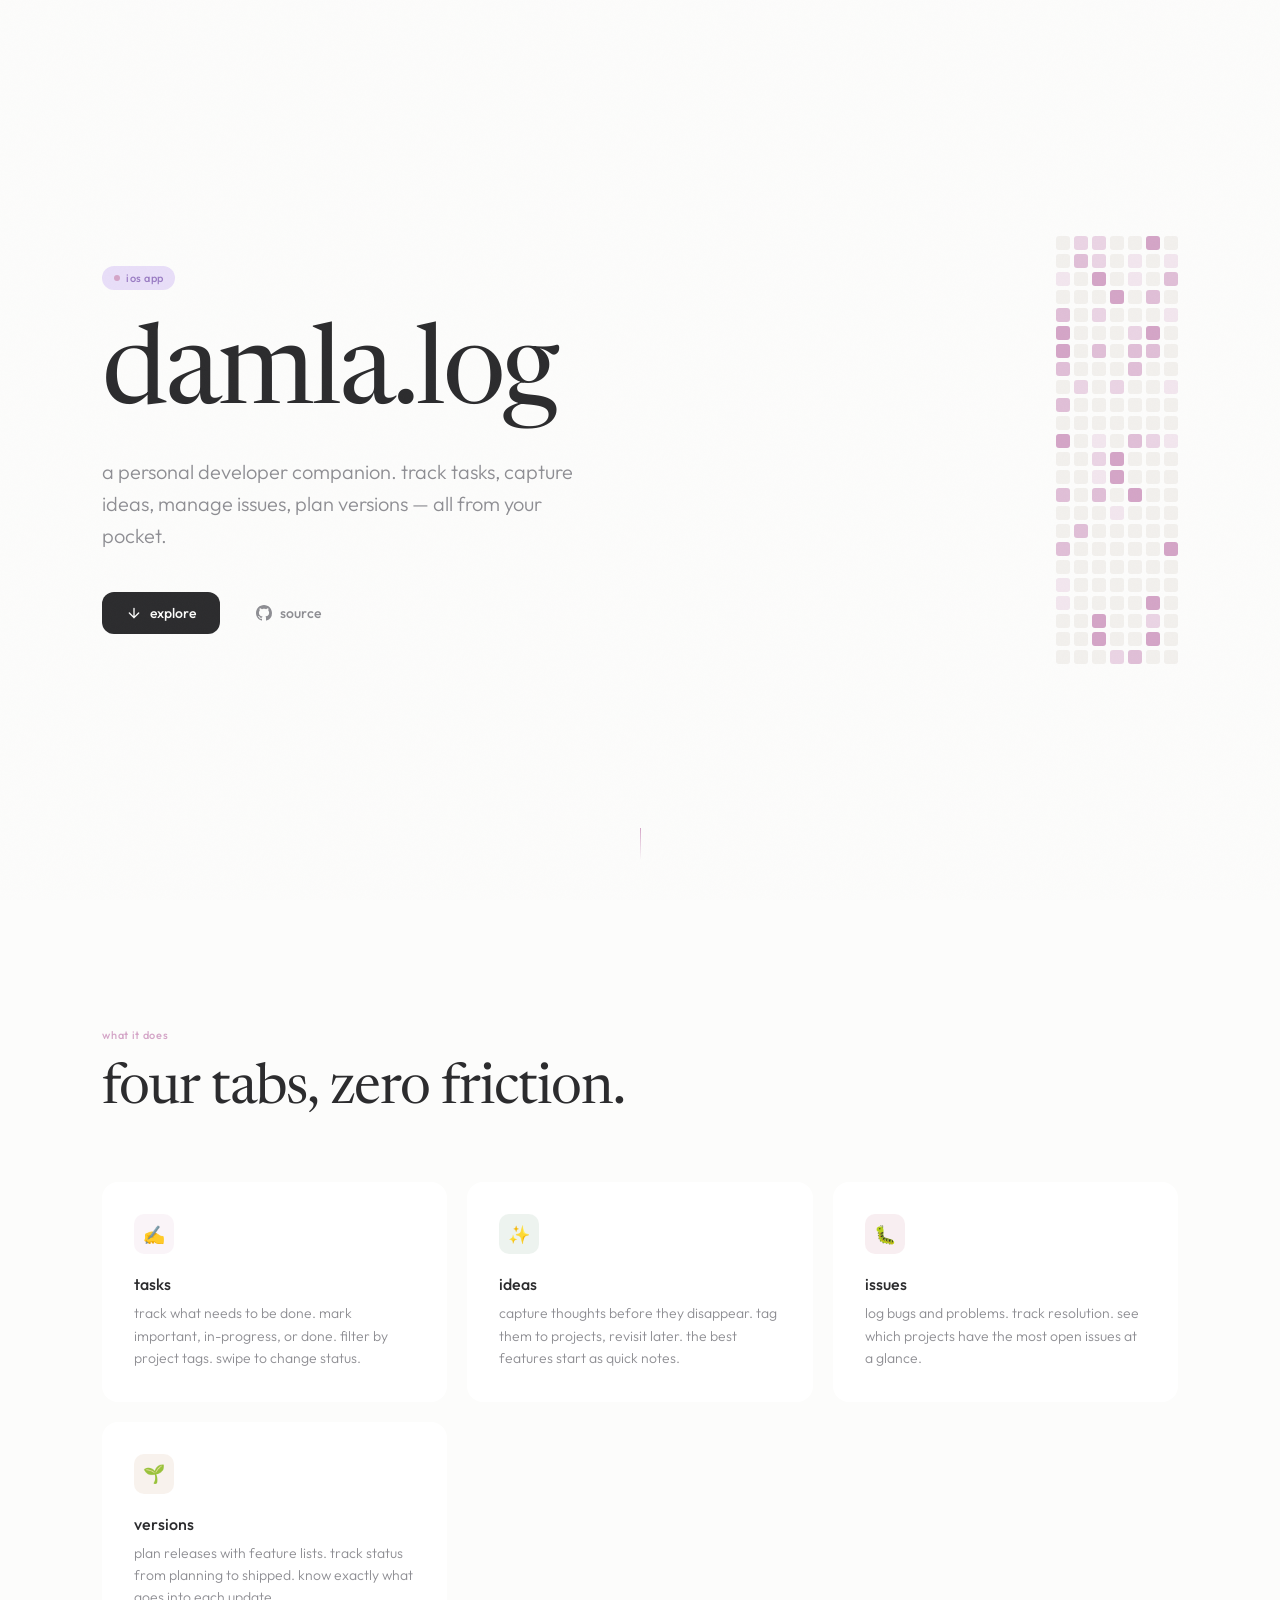
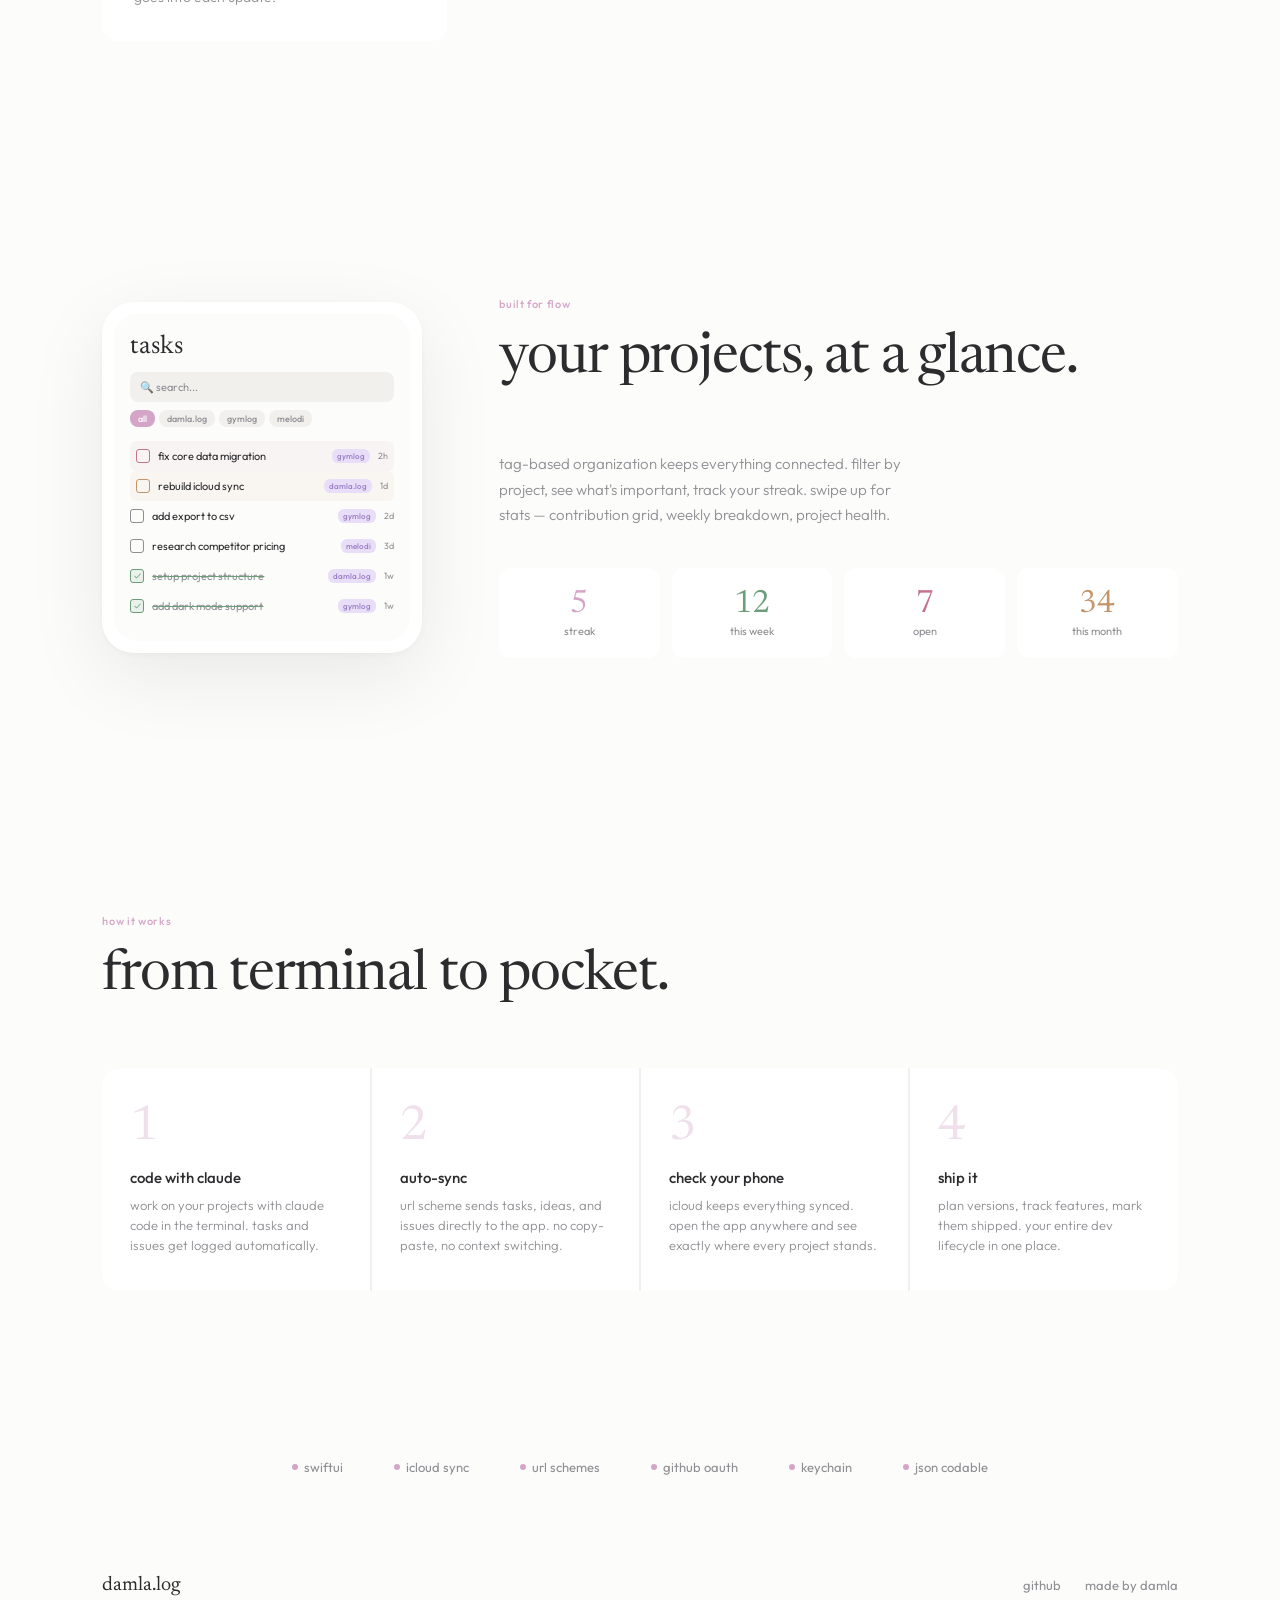
<file: damla-log/index.html>
<!DOCTYPE html>
<html lang="en">
<head>
<meta charset="UTF-8">
<meta name="viewport" content="width=device-width, initial-scale=1.0">
<title>damla.log — developer companion</title>
<link rel="preconnect" href="https://fonts.googleapis.com">
<link rel="preconnect" href="https://fonts.gstatic.com" crossorigin>
<link href="https://fonts.googleapis.com/css2?family=Newsreader:ital,opsz,wght@0,6..72,300;0,6..72,400;0,6..72,500;1,6..72,300;1,6..72,400&family=Outfit:wght@200;300;400;500&display=swap" rel="stylesheet">
<style>
  :root {
    --bg: #FCFCFB;
    --text: #2C2C2E;
    --text-sec: #8E8E93;
    --accent: #D4A5C7;
    --accent-soft: rgba(212, 165, 199, 0.12);
    --accent-mid: rgba(212, 165, 199, 0.35);
    --done: #6B9E78;
    --done-soft: rgba(107, 158, 120, 0.12);
    --imp: #C4748A;
    --ip: #C4956A;
    --card: #FFFFFF;
    --search: #F2F0ED;
    --tag-pill: #E8DEF8;
    --tag-text: #9B7DC4;
  }

  * { margin: 0; padding: 0; box-sizing: border-box; }

  html { scroll-behavior: smooth; }

  body {
    font-family: 'Outfit', sans-serif;
    background: var(--bg);
    color: var(--text);
    overflow-x: hidden;
    -webkit-font-smoothing: antialiased;
  }

  ::selection {
    background: var(--accent-mid);
    color: var(--text);
  }

  /* ---- NOISE TEXTURE ---- */
  body::before {
    content: '';
    position: fixed;
    inset: 0;
    opacity: 0.018;
    background-image: url("data:image/svg+xml,%3Csvg viewBox='0 0 256 256' xmlns='http://www.w3.org/2000/svg'%3E%3Cfilter id='n'%3E%3CfeTurbulence type='fractalNoise' baseFrequency='0.9' numOctaves='4' stitchTiles='stitch'/%3E%3C/filter%3E%3Crect width='100%25' height='100%25' filter='url(%23n)'/%3E%3C/svg%3E");
    background-size: 200px;
    pointer-events: none;
    z-index: 9999;
  }

  /* ---- HERO ---- */
  .hero {
    min-height: 100vh;
    display: flex;
    flex-direction: column;
    justify-content: center;
    padding: 0 clamp(24px, 8vw, 120px);
    position: relative;
  }

  .hero-badge {
    display: inline-flex;
    align-items: center;
    gap: 6px;
    font-size: 11px;
    font-weight: 500;
    letter-spacing: 0.04em;
    color: var(--tag-text);
    background: var(--tag-pill);
    padding: 5px 12px;
    border-radius: 20px;
    width: fit-content;
    margin-bottom: 32px;
    opacity: 0;
    animation: fadeUp 0.8s ease forwards;
    animation-delay: 0.2s;
  }

  .hero-badge .dot {
    width: 6px; height: 6px;
    background: var(--accent);
    border-radius: 50%;
  }

  .hero h1 {
    font-family: 'Newsreader', serif;
    font-size: clamp(52px, 9vw, 110px);
    font-weight: 400;
    line-height: 1.0;
    letter-spacing: -0.025em;
    color: var(--text);
    margin-bottom: 24px;
    opacity: 0;
    animation: fadeUp 0.8s ease forwards;
    animation-delay: 0.35s;
  }

  .hero h1 em {
    font-style: italic;
  }

  .hero-sub {
    font-size: clamp(16px, 2vw, 20px);
    font-weight: 300;
    color: var(--text-sec);
    max-width: 480px;
    line-height: 1.6;
    opacity: 0;
    animation: fadeUp 0.8s ease forwards;
    animation-delay: 0.5s;
  }

  .hero-cta {
    display: flex;
    gap: 12px;
    margin-top: 40px;
    opacity: 0;
    animation: fadeUp 0.8s ease forwards;
    animation-delay: 0.65s;
  }

  .btn {
    display: inline-flex;
    align-items: center;
    gap: 8px;
    padding: 12px 24px;
    border-radius: 12px;
    font-family: 'Outfit', sans-serif;
    font-size: 14px;
    font-weight: 500;
    text-decoration: none;
    cursor: pointer;
    transition: all 0.3s ease;
    border: none;
  }

  .btn-primary {
    background: var(--text);
    color: var(--bg);
  }

  .btn-primary:hover {
    background: #1a1a1c;
    transform: translateY(-1px);
    box-shadow: 0 8px 24px rgba(0,0,0,0.12);
  }

  .btn-ghost {
    background: transparent;
    color: var(--text-sec);
  }

  .btn-ghost:hover {
    color: var(--text);
    background: var(--search);
  }

  .hero-grid {
    position: absolute;
    right: clamp(24px, 8vw, 120px);
    top: 50%;
    transform: translateY(-50%);
    display: grid;
    grid-template-columns: repeat(7, 1fr);
    gap: 4px;
    opacity: 0;
    animation: fadeIn 1.2s ease forwards;
    animation-delay: 0.8s;
  }

  .hero-grid .cell {
    width: clamp(8px, 1.1vw, 14px);
    aspect-ratio: 1;
    border-radius: 3px;
    background: var(--search);
    transition: background 0.4s ease;
  }

  .hero-grid .cell.l1 { background: rgba(212,165,199,0.25); }
  .hero-grid .cell.l2 { background: rgba(212,165,199,0.45); }
  .hero-grid .cell.l3 { background: rgba(212,165,199,0.7); }
  .hero-grid .cell.l4 { background: var(--accent); }

  .scroll-hint {
    position: absolute;
    bottom: 40px;
    left: 50%;
    transform: translateX(-50%);
    display: flex;
    flex-direction: column;
    align-items: center;
    gap: 8px;
    color: var(--text-sec);
    font-size: 11px;
    letter-spacing: 0.05em;
    opacity: 0;
    animation: fadeIn 0.8s ease forwards;
    animation-delay: 1.2s;
  }

  .scroll-line {
    width: 1px;
    height: 32px;
    background: linear-gradient(to bottom, var(--accent), transparent);
    animation: pulse 2s ease infinite;
  }

  /* ---- SECTION: FEATURES ---- */
  .section {
    padding: clamp(60px, 10vw, 140px) clamp(24px, 8vw, 120px);
  }

  .section-label {
    font-size: 11px;
    font-weight: 500;
    letter-spacing: 0.06em;
    color: var(--accent);
    margin-bottom: 16px;
  }

  .section-title {
    font-family: 'Newsreader', serif;
    font-size: clamp(32px, 5vw, 56px);
    font-weight: 400;
    line-height: 1.15;
    letter-spacing: -0.02em;
    margin-bottom: 60px;
    max-width: 600px;
  }

  .features-grid {
    display: grid;
    grid-template-columns: repeat(auto-fit, minmax(280px, 1fr));
    gap: 20px;
  }

  .feature-card {
    padding: 32px;
    background: var(--card);
    border-radius: 16px;
    transition: all 0.4s ease;
    position: relative;
    overflow: hidden;
  }

  .feature-card::before {
    content: '';
    position: absolute;
    top: 0; left: 0; right: 0;
    height: 2px;
    background: linear-gradient(90deg, transparent, var(--accent), transparent);
    opacity: 0;
    transition: opacity 0.4s ease;
  }

  .feature-card:hover::before { opacity: 1; }

  .feature-card:hover {
    transform: translateY(-4px);
    box-shadow: 0 12px 40px rgba(212,165,199,0.1);
  }

  .feature-icon {
    width: 40px; height: 40px;
    border-radius: 10px;
    display: flex;
    align-items: center;
    justify-content: center;
    font-size: 18px;
    margin-bottom: 20px;
  }

  .feature-card h3 {
    font-family: 'Outfit', sans-serif;
    font-size: 16px;
    font-weight: 500;
    margin-bottom: 8px;
  }

  .feature-card p {
    font-size: 14px;
    font-weight: 300;
    color: var(--text-sec);
    line-height: 1.6;
  }

  /* ---- SECTION: HOW IT WORKS ---- */
  .flow {
    display: grid;
    grid-template-columns: repeat(4, 1fr);
    gap: 2px;
    background: var(--search);
    border-radius: 16px;
    overflow: hidden;
  }

  .flow-step {
    background: var(--card);
    padding: 36px 28px;
    position: relative;
  }

  .flow-num {
    font-family: 'Newsreader', serif;
    font-size: 48px;
    color: var(--accent-mid);
    line-height: 1;
    margin-bottom: 16px;
  }

  .flow-step h4 {
    font-size: 15px;
    font-weight: 500;
    margin-bottom: 8px;
  }

  .flow-step p {
    font-size: 13px;
    font-weight: 300;
    color: var(--text-sec);
    line-height: 1.55;
  }

  /* ---- SECTION: PHONE MOCKUP ---- */
  .mockup-section {
    display: flex;
    align-items: center;
    gap: clamp(40px, 6vw, 100px);
    padding: clamp(60px, 10vw, 140px) clamp(24px, 8vw, 120px);
  }

  .mockup-text {
    flex: 1;
  }

  .mockup-phone {
    flex-shrink: 0;
    width: clamp(240px, 28vw, 320px);
    background: var(--card);
    border-radius: 32px;
    padding: 12px;
    box-shadow: 0 24px 80px rgba(0,0,0,0.08), 0 2px 8px rgba(0,0,0,0.04);
  }

  .mockup-screen {
    background: var(--bg);
    border-radius: 24px;
    overflow: hidden;
    padding: 20px 16px;
  }

  .mock-nav {
    font-family: 'Newsreader', serif;
    font-size: 26px;
    margin-bottom: 12px;
  }

  .mock-search {
    background: var(--search);
    border-radius: 8px;
    padding: 8px 10px;
    font-size: 11px;
    color: var(--text-sec);
    margin-bottom: 8px;
  }

  .mock-pills {
    display: flex;
    gap: 4px;
    margin-bottom: 14px;
  }

  .mock-pill {
    padding: 3px 8px;
    border-radius: 8px;
    font-size: 9px;
    font-weight: 500;
    background: var(--search);
    color: var(--text-sec);
  }

  .mock-pill.active {
    background: var(--accent);
    color: white;
  }

  .mock-row {
    display: flex;
    align-items: center;
    gap: 8px;
    padding: 8px 0;
  }

  .mock-check {
    width: 14px; height: 14px;
    border-radius: 3px;
    border: 1.5px solid var(--text-sec);
    flex-shrink: 0;
  }

  .mock-check.imp { border-color: var(--imp); }
  .mock-check.ip { border-color: var(--ip); }
  .mock-check.done {
    border-color: var(--done);
    background: var(--done-soft);
    position: relative;
  }

  .mock-check.done::after {
    content: '✓';
    position: absolute;
    inset: 0;
    display: flex;
    align-items: center;
    justify-content: center;
    font-size: 9px;
    color: var(--done);
  }

  .mock-title {
    font-size: 11px;
    flex: 1;
    white-space: nowrap;
    overflow: hidden;
    text-overflow: ellipsis;
  }

  .mock-title.done {
    text-decoration: line-through;
    color: var(--text-sec);
    text-decoration-color: var(--done);
  }

  .mock-tag {
    font-size: 8px;
    font-weight: 500;
    padding: 2px 5px;
    border-radius: 6px;
    background: var(--tag-pill);
    color: var(--tag-text);
    flex-shrink: 0;
  }

  .mock-time {
    font-size: 9px;
    color: var(--text-sec);
    flex-shrink: 0;
  }

  .mock-row.imp-bg { background: rgba(196,116,138,0.06); border-radius: 6px; padding: 8px 6px; }
  .mock-row.ip-bg { background: rgba(196,149,106,0.06); border-radius: 6px; padding: 8px 6px; }

  /* ---- STATS SHOWCASE ---- */
  .stats-showcase {
    display: grid;
    grid-template-columns: repeat(4, 1fr);
    gap: 12px;
    margin-top: 40px;
  }

  .stat-card {
    text-align: center;
    padding: 20px 12px;
    background: var(--card);
    border-radius: 12px;
  }

  .stat-val {
    font-family: 'Newsreader', serif;
    font-size: 32px;
    line-height: 1;
  }

  .stat-label {
    font-size: 11px;
    font-weight: 400;
    color: var(--text-sec);
    margin-top: 4px;
  }

  /* ---- TECH STRIP ---- */
  .tech-strip {
    display: flex;
    align-items: center;
    justify-content: center;
    gap: clamp(24px, 4vw, 60px);
    padding: 40px 24px;
    flex-wrap: wrap;
  }

  .tech-item {
    font-size: 13px;
    font-weight: 400;
    color: var(--text-sec);
    display: flex;
    align-items: center;
    gap: 6px;
  }

  .tech-dot {
    width: 6px; height: 6px;
    border-radius: 50%;
    background: var(--accent);
  }

  /* ---- FOOTER ---- */
  footer {
    padding: 60px clamp(24px, 8vw, 120px);
    display: flex;
    justify-content: space-between;
    align-items: center;
    flex-wrap: wrap;
    gap: 20px;
  }

  .footer-left {
    font-family: 'Newsreader', serif;
    font-size: 20px;
  }

  .footer-left em {
    font-style: italic;
  }

  .footer-right {
    font-size: 13px;
    color: var(--text-sec);
    display: flex;
    gap: 24px;
  }

  .footer-right a {
    color: var(--text-sec);
    text-decoration: none;
    transition: color 0.2s;
  }

  .footer-right a:hover { color: var(--accent); }

  /* ---- ANIMATIONS ---- */
  @keyframes fadeUp {
    from { opacity: 0; transform: translateY(20px); }
    to { opacity: 1; transform: translateY(0); }
  }

  @keyframes fadeIn {
    from { opacity: 0; }
    to { opacity: 1; }
  }

  @keyframes pulse {
    0%, 100% { opacity: 0.3; }
    50% { opacity: 1; }
  }

  .reveal {
    opacity: 0;
    transform: translateY(30px);
    transition: all 0.7s ease;
  }

  .reveal.visible {
    opacity: 1;
    transform: translateY(0);
  }

  /* ---- RESPONSIVE ---- */
  @media (max-width: 900px) {
    .hero-grid { display: none; }
    .flow { grid-template-columns: repeat(2, 1fr); }
    .mockup-section { flex-direction: column-reverse; text-align: center; }
    .mockup-text .section-title { margin-left: auto; margin-right: auto; }
  }

  @media (max-width: 600px) {
    .flow { grid-template-columns: 1fr; }
    .features-grid { grid-template-columns: 1fr; }
    .stats-showcase { grid-template-columns: repeat(2, 1fr); }
    .hero-cta { flex-direction: column; }
  }
</style>
</head>
<body>

<!-- HERO -->
<section class="hero">
  <div class="hero-badge"><span class="dot"></span> ios app</div>
  <h1>damla.log</h1>
  <p class="hero-sub">a personal developer companion. track tasks, capture ideas, manage issues, plan versions — all from your pocket.</p>
  <div class="hero-cta">
    <a href="#features" class="btn btn-primary">
      <svg width="16" height="16" fill="none" stroke="currentColor" stroke-width="2" stroke-linecap="round" viewBox="0 0 24 24"><path d="M12 5v14M5 12l7 7 7-7"/></svg>
      explore
    </a>
    <a href="https://github.com/nosey-dewdrop/damla.log" class="btn btn-ghost" target="_blank">
      <svg width="16" height="16" fill="currentColor" viewBox="0 0 24 24"><path d="M12 0C5.37 0 0 5.37 0 12c0 5.31 3.435 9.795 8.205 11.385.6.105.825-.255.825-.57 0-.285-.015-1.23-.015-2.235-3.015.555-3.795-.735-4.035-1.41-.135-.345-.72-1.41-1.23-1.695-.42-.225-1.02-.78-.015-.795.945-.015 1.62.87 1.845 1.23 1.08 1.815 2.805 1.305 3.495.99.105-.78.42-1.305.765-1.605-2.67-.3-5.46-1.335-5.46-5.925 0-1.305.465-2.385 1.23-3.225-.12-.3-.54-1.53.12-3.18 0 0 1.005-.315 3.3 1.23.96-.27 1.98-.405 3-.405s2.04.135 3 .405c2.295-1.56 3.3-1.23 3.3-1.23.66 1.65.24 2.88.12 3.18.765.84 1.23 1.905 1.23 3.225 0 4.605-2.805 5.625-5.475 5.925.435.375.81 1.095.81 2.22 0 1.605-.015 2.895-.015 3.3 0 .315.225.69.825.57A12.02 12.02 0 0024 12c0-6.63-5.37-12-12-12z"/></svg>
      source
    </a>
  </div>

  <!-- Contribution grid decoration -->
  <div class="hero-grid" id="heroGrid"></div>

  <div class="scroll-hint">
    <div class="scroll-line"></div>
  </div>
</section>

<!-- FEATURES -->
<section class="section" id="features">
  <div class="reveal">
    <div class="section-label">what it does</div>
    <h2 class="section-title">four tabs, zero friction.</h2>
  </div>

  <div class="features-grid">
    <div class="feature-card reveal">
      <div class="feature-icon" style="background: var(--accent-soft);">&#9997;&#65039;</div>
      <h3>tasks</h3>
      <p>track what needs to be done. mark important, in-progress, or done. filter by project tags. swipe to change status.</p>
    </div>
    <div class="feature-card reveal">
      <div class="feature-icon" style="background: rgba(107,158,120,0.12);">&#10024;</div>
      <h3>ideas</h3>
      <p>capture thoughts before they disappear. tag them to projects, revisit later. the best features start as quick notes.</p>
    </div>
    <div class="feature-card reveal">
      <div class="feature-icon" style="background: rgba(196,116,138,0.12);">&#128027;</div>
      <h3>issues</h3>
      <p>log bugs and problems. track resolution. see which projects have the most open issues at a glance.</p>
    </div>
    <div class="feature-card reveal">
      <div class="feature-icon" style="background: rgba(196,149,106,0.12);">&#127793;</div>
      <h3>versions</h3>
      <p>plan releases with feature lists. track status from planning to shipped. know exactly what goes into each update.</p>
    </div>
  </div>
</section>

<!-- PHONE MOCKUP + STATS -->
<section class="mockup-section">
  <div class="mockup-phone reveal">
    <div class="mockup-screen">
      <div class="mock-nav">tasks</div>
      <div class="mock-search">&#128269; search...</div>
      <div class="mock-pills">
        <span class="mock-pill active">all</span>
        <span class="mock-pill">damla.log</span>
        <span class="mock-pill">gymlog</span>
        <span class="mock-pill">melodi</span>
      </div>
      <div class="mock-row imp-bg">
        <div class="mock-check imp"></div>
        <span class="mock-title">fix core data migration</span>
        <span class="mock-tag">gymlog</span>
        <span class="mock-time">2h</span>
      </div>
      <div class="mock-row ip-bg">
        <div class="mock-check ip"></div>
        <span class="mock-title">rebuild icloud sync</span>
        <span class="mock-tag">damla.log</span>
        <span class="mock-time">1d</span>
      </div>
      <div class="mock-row">
        <div class="mock-check"></div>
        <span class="mock-title">add export to csv</span>
        <span class="mock-tag">gymlog</span>
        <span class="mock-time">2d</span>
      </div>
      <div class="mock-row">
        <div class="mock-check"></div>
        <span class="mock-title">research competitor pricing</span>
        <span class="mock-tag">melodi</span>
        <span class="mock-time">3d</span>
      </div>
      <div class="mock-row">
        <div class="mock-check done"></div>
        <span class="mock-title done">setup project structure</span>
        <span class="mock-tag">damla.log</span>
        <span class="mock-time">1w</span>
      </div>
      <div class="mock-row">
        <div class="mock-check done"></div>
        <span class="mock-title done">add dark mode support</span>
        <span class="mock-tag">gymlog</span>
        <span class="mock-time">1w</span>
      </div>
    </div>
  </div>

  <div class="mockup-text">
    <div class="reveal">
      <div class="section-label">built for flow</div>
      <h2 class="section-title">your projects, at a glance.</h2>
      <p style="font-size: 15px; font-weight: 300; color: var(--text-sec); line-height: 1.7; max-width: 420px;">
        tag-based organization keeps everything connected. filter by project, see what's important, track your streak. swipe up for stats — contribution grid, weekly breakdown, project health.
      </p>
    </div>

    <div class="stats-showcase reveal">
      <div class="stat-card">
        <div class="stat-val" style="color: var(--accent);">5</div>
        <div class="stat-label">streak</div>
      </div>
      <div class="stat-card">
        <div class="stat-val" style="color: var(--done);">12</div>
        <div class="stat-label">this week</div>
      </div>
      <div class="stat-card">
        <div class="stat-val" style="color: var(--imp);">7</div>
        <div class="stat-label">open</div>
      </div>
      <div class="stat-card">
        <div class="stat-val" style="color: var(--ip);">34</div>
        <div class="stat-label">this month</div>
      </div>
    </div>
  </div>
</section>

<!-- HOW IT WORKS -->
<section class="section">
  <div class="reveal">
    <div class="section-label">how it works</div>
    <h2 class="section-title">from terminal to pocket.</h2>
  </div>

  <div class="flow reveal">
    <div class="flow-step">
      <div class="flow-num">1</div>
      <h4>code with claude</h4>
      <p>work on your projects with claude code in the terminal. tasks and issues get logged automatically.</p>
    </div>
    <div class="flow-step">
      <div class="flow-num">2</div>
      <h4>auto-sync</h4>
      <p>url scheme sends tasks, ideas, and issues directly to the app. no copy-paste, no context switching.</p>
    </div>
    <div class="flow-step">
      <div class="flow-num">3</div>
      <h4>check your phone</h4>
      <p>icloud keeps everything synced. open the app anywhere and see exactly where every project stands.</p>
    </div>
    <div class="flow-step">
      <div class="flow-num">4</div>
      <h4>ship it</h4>
      <p>plan versions, track features, mark them shipped. your entire dev lifecycle in one place.</p>
    </div>
  </div>
</section>

<!-- TECH STRIP -->
<div class="tech-strip reveal">
  <span class="tech-item"><span class="tech-dot"></span> swiftui</span>
  <span class="tech-item"><span class="tech-dot"></span> icloud sync</span>
  <span class="tech-item"><span class="tech-dot"></span> url schemes</span>
  <span class="tech-item"><span class="tech-dot"></span> github oauth</span>
  <span class="tech-item"><span class="tech-dot"></span> keychain</span>
  <span class="tech-item"><span class="tech-dot"></span> json codable</span>
</div>

<!-- FOOTER -->
<footer>
  <div class="footer-left">damla.log</div>
  <div class="footer-right">
    <a href="https://github.com/nosey-dewdrop/damla.log" target="_blank">github</a>
    <span>made by damla</span>
  </div>
</footer>

<script>
// Generate hero contribution grid
const grid = document.getElementById('heroGrid');
for (let w = 0; w < 24; w++) {
  for (let d = 0; d < 7; d++) {
    const cell = document.createElement('div');
    const r = Math.random();
    cell.className = 'cell' + (r > 0.65 ? ' l' + Math.ceil(Math.random() * 4) : '');
    grid.appendChild(cell);
  }
}

// Scroll reveal
const reveals = document.querySelectorAll('.reveal');
const observer = new IntersectionObserver((entries) => {
  entries.forEach((entry, i) => {
    if (entry.isIntersecting) {
      setTimeout(() => entry.target.classList.add('visible'), i * 80);
      observer.unobserve(entry.target);
    }
  });
}, { threshold: 0.15 });

reveals.forEach(el => observer.observe(el));
</script>
</body>
</html>
</file>
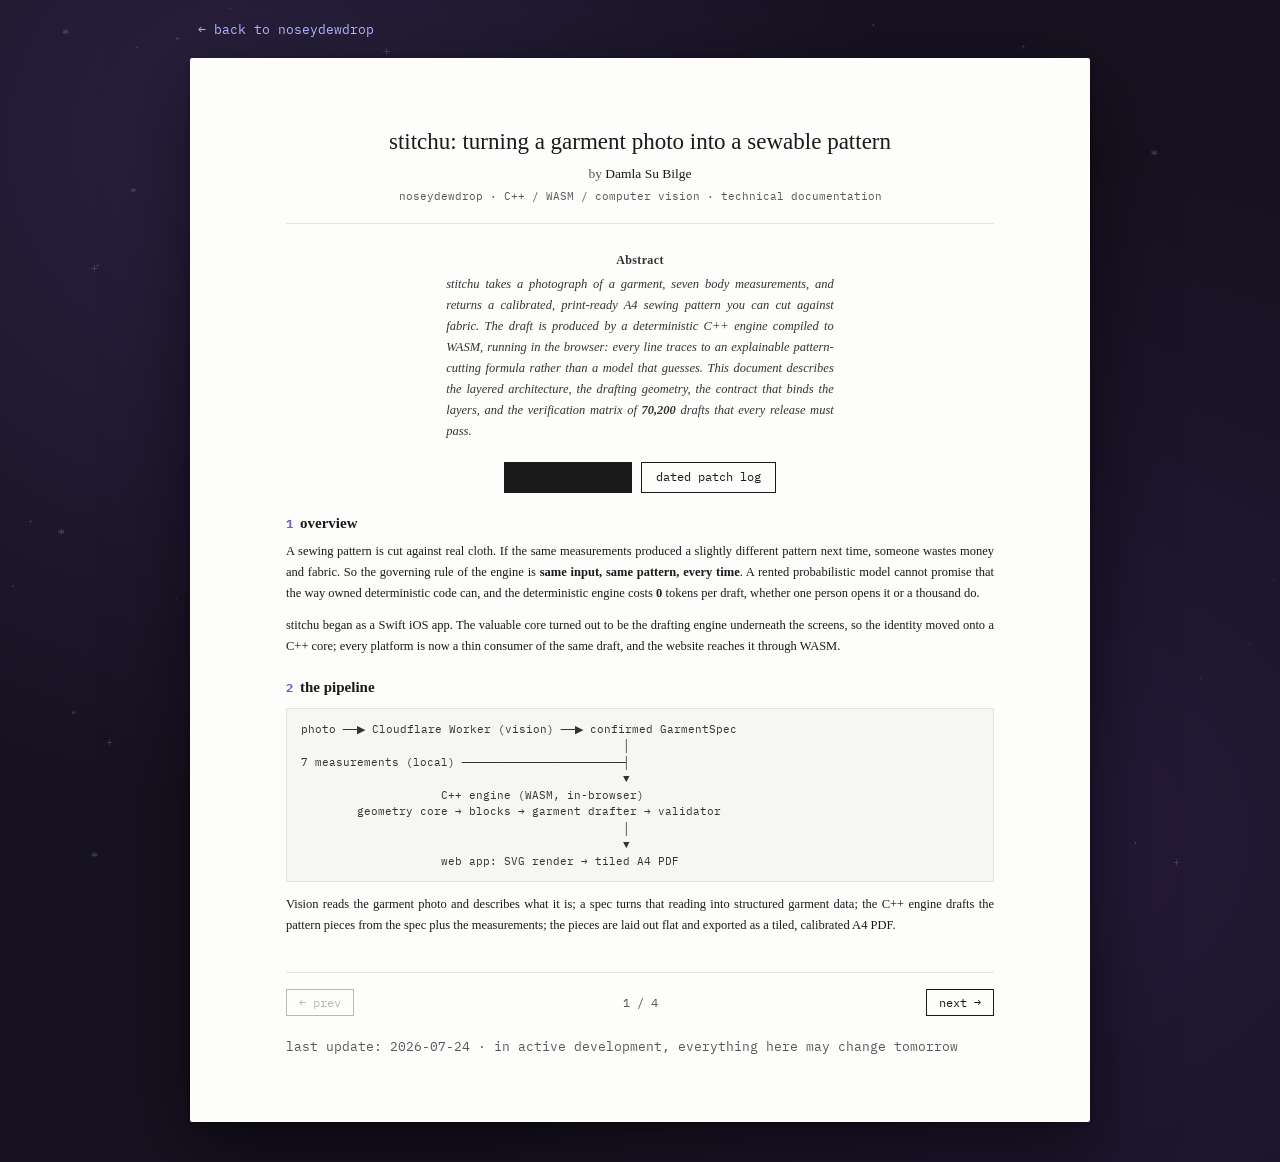
<file: stitchu/index.html>
<!DOCTYPE html>
<html lang="en">
<head>
<meta charset="UTF-8">
<meta name="viewport" content="width=device-width, initial-scale=1.0">
<title>stitchu - a photo becomes a sewable pattern | Damla Su Bilge</title>
<meta name="description" content="Technical documentation of stitchu: a deterministic C++ pattern engine that turns a garment photo into a real, sewable A4 pattern. 70,200-draft verification matrix, 6-layer architecture, golden diff. Built by Damla Su Bilge.">
<link rel="canonical" href="https://noseydewdrop.com/stitchu/">
<meta property="og:type" content="article">
<meta property="og:site_name" content="noseydewdrop">
<meta property="og:title" content="stitchu - technical documentation">
<meta property="og:description" content="A deterministic C++ pattern engine. Photo in, print-ready A4 sewing pattern out. Documented by Damla Su Bilge.">
<meta property="og:url" content="https://noseydewdrop.com/stitchu/">
<meta property="og:image" content="https://noseydewdrop.com/og.png">
<meta name="twitter:card" content="summary_large_image">
<meta name="twitter:title" content="stitchu - technical documentation">
<meta name="twitter:description" content="A deterministic C++ pattern engine, documented by Damla Su Bilge.">
<script type="application/ld+json">
{
  "@context": "https://schema.org",
  "@graph": [
    {"@type":"SoftwareApplication","@id":"https://noseydewdrop.com/stitchu/#app","name":"stitchu","url":"https://stitchu.noseydewdrop.com/","applicationCategory":"DesignApplication","operatingSystem":"Web, iOS","description":"stitchu turns a garment photo into a real, sewable A4 pattern using a deterministic C++ engine compiled to WASM. Same input, same pattern, every time.","author":{"@id":"https://noseydewdrop.com/#damla"},"creator":{"@id":"https://noseydewdrop.com/#damla"},"dateModified":"2026-07-24","offers":{"@type":"Offer","price":"0","priceCurrency":"USD"}},
    {"@type":"TechArticle","@id":"https://noseydewdrop.com/stitchu/#doc","headline":"stitchu - technical documentation","about":{"@id":"https://noseydewdrop.com/stitchu/#app"},"author":{"@id":"https://noseydewdrop.com/#damla"},"dateModified":"2026-07-24","mainEntityOfPage":"https://noseydewdrop.com/stitchu/","publisher":{"@id":"https://noseydewdrop.com/#damla"},"proficiencyLevel":"Expert"},
    {"@type":"Person","@id":"https://noseydewdrop.com/#damla","name":"Damla Su Bilge","url":"https://noseydewdrop.com/","sameAs":["https://github.com/nosey-dewdrop","https://www.linkedin.com/in/damla-su-bilge-278841278/","https://www.instagram.com/meraklicigtanesi","https://www.instagram.com/dewdrop.cpp"]},
    {"@type":"BreadcrumbList","itemListElement":[{"@type":"ListItem","position":1,"name":"Damla Su Bilge","item":"https://noseydewdrop.com/"},{"@type":"ListItem","position":2,"name":"stitchu","item":"https://noseydewdrop.com/stitchu/"}]}
  ]
}
</script>
<link rel="icon" href="data:image/svg+xml,<svg xmlns=%22http://www.w3.org/2000/svg%22 viewBox=%220 0 100 100%22><text y=%22.9em%22 font-size=%2290%22>🪡</text></svg>">
<link rel="preconnect" href="https://fonts.googleapis.com">
<link rel="preconnect" href="https://fonts.gstatic.com" crossorigin>
<link href="https://fonts.googleapis.com/css2?family=IBM+Plex+Mono:wght@400;500;600&family=Latin+Modern+Roman&display=swap" rel="stylesheet">
<style>
:root{
  --void:#171221; --star:#b0b6ff; --accent:#b0b6ff; --accent-deep:#6b5fc9;
  --paper:#fdfdfb; --ptext:#1a1a1a; --pdim:#585858; --prule:#e4e4e0;
  --serif:"Latin Modern Roman","Computer Modern",Georgia,"Times New Roman",serif;
  --mono:'IBM Plex Mono',monospace;
}
*{margin:0;padding:0;box-sizing:border-box}
html{-webkit-text-size-adjust:100%}
body{
  background:var(--void);
  background-image:radial-gradient(circle at 18% 12%,#2a2140 0%,transparent 45%),
                   radial-gradient(circle at 84% 72%,#241a38 0%,transparent 50%);
  min-height:100vh;font-family:var(--serif);color:var(--ptext);-webkit-font-smoothing:antialiased;
}
#stars{position:fixed;inset:0;pointer-events:none;z-index:0;overflow:hidden}
.star{position:absolute;color:var(--star);opacity:.32;font-size:11px;animation:tw 3.6s ease-in-out infinite}
@keyframes tw{0%,100%{opacity:.12}50%{opacity:.5}}

.ret{position:relative;z-index:3;max-width:900px;margin:0 auto;padding:20px 8px 0}
.ret a{font-family:var(--mono);font-size:13px;color:var(--accent);text-decoration:none}
.ret a:hover{color:#fff}

/* wide LaTeX paper */
.sheet{
  position:relative;z-index:2;max-width:900px;margin:20px auto 40px;
  background:var(--paper);padding:70px 96px 54px;border-radius:2px;
  box-shadow:0 26px 80px rgba(0,0,0,.55),0 2px 8px rgba(0,0,0,.3);
  min-height:78vh;
}
.doc-head{text-align:center;border-bottom:1px solid var(--prule);padding-bottom:20px;margin-bottom:26px}
.doc-title{font-size:23px;font-weight:400;line-height:1.25;margin-bottom:9px}
.doc-author{font-size:13.5px;color:var(--pdim)}
.doc-author b{color:var(--ptext);font-weight:400}
.doc-date{font-family:var(--mono);font-size:11px;color:var(--pdim);margin-top:7px}

.abstract{font-style:italic;color:#333;font-size:12.5px;line-height:1.65;margin:0 auto 22px;max-width:62ch;text-align:justify}
.ab-label{font-style:normal;font-weight:700;font-size:12px;display:block;text-align:center;margin-bottom:4px;letter-spacing:.03em}

/* pages: only .on is shown */
.page{display:none}
.page.on{display:block;animation:slide .28s cubic-bezier(.4,0,.2,1)}
@keyframes slide{from{opacity:0;transform:translateX(24px)}to{opacity:1;transform:translateX(0)}}

.sheet h2{font-family:var(--serif);font-size:15px;font-weight:700;margin:22px 0 9px}
.sheet h2 .sec{color:var(--accent-deep);margin-right:7px;font-family:var(--mono);font-size:12px}
.sheet h3{font-size:13px;font-weight:700;margin:16px 0 6px;font-style:italic}
.sheet p{font-size:12.5px;line-height:1.68;margin-bottom:11px;text-align:justify}
.sheet ul,.sheet ol{margin:0 0 11px 22px}
.sheet li{font-size:12.5px;line-height:1.6;margin-bottom:5px}
.sheet strong{font-weight:700}
.sheet code,.mono{font-family:var(--mono);font-size:.88em;background:#f2f2ef;padding:1px 4px;border-radius:2px}
.sheet a{color:var(--accent-deep);text-decoration:none;border-bottom:1px solid var(--prule)}
.sheet a:hover{border-color:var(--accent-deep)}
.num{font-weight:700;font-variant-numeric:tabular-nums}
.fig{font-family:var(--mono);font-size:11px;line-height:1.5;background:#f6f6f3;border:1px solid var(--prule);padding:12px 14px;margin:12px 0;white-space:pre;overflow-x:auto;color:#333}
.eq{text-align:center;font-style:italic;margin:12px 0;font-size:13px}

.actions{display:flex;flex-wrap:wrap;gap:9px;justify-content:center;margin:20px 0 6px}
.actions a.btn{font-family:var(--mono);font-size:12px;padding:6px 14px;border:1px solid var(--ptext)!important;color:var(--ptext);text-decoration:none;display:inline-block;line-height:1.4}
.btn.solid{background:var(--ptext);color:var(--paper)}
.btn:hover{opacity:.8}

/* page turner */
.pager{display:flex;align-items:center;justify-content:space-between;margin-top:36px;padding-top:16px;border-top:1px solid var(--prule);font-family:var(--mono);font-size:12px}
.pager button{font-family:var(--mono);font-size:12px;background:none;border:1px solid var(--ptext);padding:5px 12px;cursor:pointer;color:var(--ptext)}
.pager button:disabled{opacity:.3;cursor:default}
.pager .pnum{color:var(--pdim)}
.updated{margin-top:20px;font-family:var(--mono);font-size:11px;color:var(--pdim);text-align:center}

@media(max-width:760px){.sheet{padding:40px 26px;max-width:100%}.ret,.sheet{max-width:100%}}
</style>
</head>
<body>
<div id="stars" aria-hidden="true"></div>
<div class="ret"><a href="/">&larr; back to noseydewdrop</a></div>

<article class="sheet">
  <div class="doc-head">
    <h1 class="doc-title">stitchu: turning a garment photo into a sewable pattern</h1>
    <div class="doc-author">by <b>Damla Su Bilge</b></div>
    <div class="doc-date">noseydewdrop &middot; C++ / WASM / computer vision &middot; technical documentation</div>
  </div>

  <p class="abstract"><span class="ab-label">Abstract</span>stitchu takes a photograph of a garment, seven body measurements, and returns a calibrated, print-ready A4 sewing pattern you can cut against fabric. The draft is produced by a deterministic C++ engine compiled to WASM, running in the browser: every line traces to an explainable pattern-cutting formula rather than a model that guesses. This document describes the layered architecture, the drafting geometry, the contract that binds the layers, and the verification matrix of <span class="num">70,200</span> drafts that every release must pass.</p>

  <div class="actions">
    <a class="btn solid" href="https://stitchu.noseydewdrop.com/" target="_blank" rel="noopener">open stitchu &rarr;</a>
    <a class="btn" href="https://stitchu.noseydewdrop.com/patches.html" target="_blank" rel="noopener">dated patch log</a>
  </div>

  <!-- PAGE 1 -->
  <section class="page on">
    <h2><span class="sec">1</span>overview</h2>
    <p>A sewing pattern is cut against real cloth. If the same measurements produced a slightly different pattern next time, someone wastes money and fabric. So the governing rule of the engine is <strong>same input, same pattern, every time</strong>. A rented probabilistic model cannot promise that the way owned deterministic code can, and the deterministic engine costs <span class="num">0</span> tokens per draft, whether one person opens it or a thousand do.</p>
    <p>stitchu began as a Swift iOS app. The valuable core turned out to be the drafting engine underneath the screens, so the identity moved onto a C++ core; every platform is now a thin consumer of the same draft, and the website reaches it through WASM.</p>

    <h2><span class="sec">2</span>the pipeline</h2>
    <div class="fig">photo ──▶ Cloudflare Worker (vision) ──▶ confirmed GarmentSpec
                                              │
7 measurements (local) ───────────────────────┤
                                              ▼
                    C++ engine (WASM, in-browser)
        geometry core → blocks → garment drafter → validator
                                              │
                                              ▼
                    web app: SVG render → tiled A4 PDF</div>
    <p>Vision reads the garment photo and describes what it is; a spec turns that reading into structured garment data; the C++ engine drafts the pattern pieces from the spec plus the measurements; the pieces are laid out flat and exported as a tiled, calibrated A4 PDF.</p>
  </section>

  <!-- PAGE 2 -->
  <section class="page">
    <h2><span class="sec">3</span>the contract</h2>
    <p>One versioned contract binds every layer boundary. <code>garment-spec.schema.json</code> is the semantic garment language: closed enums and bounded scalars, the only language the vision model or a human speaks. The render layer is deliberately <strong>not</strong> in the contract; each renderer compiles its own parameters from the semantics, and a runtime gate (<code>additionalProperties:false</code>) strips any render knob smuggled into a vision answer.</p>
    <p><code>tables.json</code> holds every shared value (skirt lengths, EU size chart, gather ratios, cross-layer word maps) and is generated into the C++, web and backend so consumers never copy numbers by hand. A guard, <code>validate-contract.mjs</code>, runs as a test and fails on any schema drift, vocabulary defect, or generated-file desync.</p>

    <h2><span class="sec">4</span>geometry core</h2>
    <p>Point, path and cubic-Bezier primitives, seam-length measurement, outline offsetting, and self-intersection checks. All geometry is in millimeters; each piece lives in its own local space; curves are flattened to 24 segments for length and 16 for self-intersection. These were unit-tested before anything was built on them.</p>
  </section>

  <!-- PAGE 3 -->
  <section class="page">
    <h2><span class="sec">5</span>drafting blocks</h2>
    <p>Parametric blocks (bodice, skirt, sleeve) are drafted from published pattern-cutting sources: FreeSewing (Bella/Titan), Muller &amp; Sohn, Winifred Aldrich. They are driven by seven measurements plus <strong>percent ease</strong>, never a fixed centimetre. Assumptions the app does not collect (for example underbust ≈ bust − 70 mm, shoulder drop ≈ 13°) are labelled in the formula spec and covered by a muslin warning in the sewing guide.</p>
    <p>Every constant now lives in one machine-readable table with a status field: <code>verified</code>, <code>assumed</code> or <code>refuted</code>, each row carrying its source and the experiment that set its status. A 2026 paper-sloper comparison against an independent Aldrich hand draft verified the shoulder-slope and shoulder-seam values and refuted two legacy ones.</p>

    <h2><span class="sec">6</span>seam allowance</h2>
    <p>The piece outline <strong>is</strong> the sewing line; the cut line is a drawn outward offset. The outward side is found empirically by probing the longest edge's normal with a point-in-polygon test, because traversal direction is not trusted (an area-sign heuristic once shipped an inward offset). After the per-edge offset, an envelope pass pushes any point closer than the allowance back out to exactly it, which tames concave curves whose radius is below the allowance, such as a sleeve underarm.</p>
  </section>

  <!-- PAGE 4 -->
  <section class="page">
    <h2><span class="sec">7</span>the validator</h2>
    <p>Geometric invariants run on every draft and again at runtime before any PDF: side-seam balance, dart sums, armhole and cap ease, waist joins, self-intersection, print fit, cut-line sanity. A broken pattern cannot reach the printer. These invariants are physical facts about garments: side seams must balance, bust ease must survive the pipeline, a sleeve cap must converge on its armhole. If any breaks, the output is not slightly off, it is unsewable fabric.</p>

    <h2><span class="sec">8</span>verification</h2>
    <p>The matrix drafts EU 34 to 52 plus edge bodies across the full spec space, <span class="num">70,200</span> drafts, all of which must validate. Per-feature checks assert piece geometry, printability (a tile cap of 3000 mm) and a byte-identical base draft when a feature is off. A committed golden reference is compared at <span class="num">0.1</span> mm tolerance: the engine was first ported from Swift against a Swift golden dump of <span class="num">2,805</span> drafts for port fidelity, then re-pinned to the C++ output once precision truing deliberately improved on the original geometry.</p>
    <p>The public benchmark tracks a different, harder number: how many of <span class="num">54</span> real product photos become a complete, sewable pattern. Every change is measured and published, the misses included, in the <a href="https://stitchu.noseydewdrop.com/patches.html" target="_blank" rel="noopener">dated patch log</a>.</p>

    <h2><span class="sec">9</span>who built it</h2>
    <p>stitchu is built and documented by <a href="/"><strong>Damla Su Bilge</strong></a>, one of 50+ projects and 20+ live products under <a href="https://noseydewdrop.com/">noseydewdrop</a>.</p>
  </section>

  <div class="pager">
    <button id="prev" disabled>&larr; prev</button>
    <span class="pnum"><span id="cur">1</span> / <span id="tot">4</span></span>
    <button id="next">next &rarr;</button>
  </div>
  <p class="updated">last update: 2026-07-24 &middot; in active development, everything here may change tomorrow</p>
</article>

<script>
(function(){
  var sf=document.getElementById('stars'),g=['*','+','.','·'];
  for(var i=0;i<70;i++){var s=document.createElement('span');s.className='star';s.textContent=g[i%4];
    s.style.left=Math.random()*100+'vw';s.style.top=Math.random()*100+'vh';
    s.style.fontSize=(9+(i%3)*3)+'px';s.style.animationDelay=(Math.random()*3.5)+'s';sf.appendChild(s);}

  var pages=[].slice.call(document.querySelectorAll('.page')),i=0,
      prev=document.getElementById('prev'),next=document.getElementById('next'),
      cur=document.getElementById('cur');
  document.getElementById('tot').textContent=pages.length;
  function show(n){pages[i].classList.remove('on');i=n;pages[i].classList.add('on');
    cur.textContent=i+1;prev.disabled=i===0;next.disabled=i===pages.length-1;
    window.scrollTo({top:0,behavior:'smooth'});}
  prev.onclick=function(){if(i>0)show(i-1)};
  next.onclick=function(){if(i<pages.length-1)show(i+1)};
  document.addEventListener('keydown',function(e){
    if(e.key==='ArrowRight'&&i<pages.length-1)show(i+1);
    if(e.key==='ArrowLeft'&&i>0)show(i-1);});
  // swipe / touch to turn pages, Kindle-style
  var x0=null,y0=null;
  var sheet=document.querySelector('.sheet');
  sheet.addEventListener('touchstart',function(e){x0=e.touches[0].clientX;y0=e.touches[0].clientY;},{passive:true});
  sheet.addEventListener('touchend',function(e){
    if(x0===null)return;
    var dx=e.changedTouches[0].clientX-x0, dy=e.changedTouches[0].clientY-y0;
    if(Math.abs(dx)>50 && Math.abs(dx)>Math.abs(dy)){
      if(dx<0 && i<pages.length-1)show(i+1);   // swipe left -> next
      if(dx>0 && i>0)show(i-1);                 // swipe right -> prev
    }
    x0=null;y0=null;
  },{passive:true});
  // trackpad two-finger horizontal swipe (desktop, Kindle-app feel)
  var wlock=false;
  window.addEventListener('wheel',function(e){
    if(Math.abs(e.deltaX)>Math.abs(e.deltaY)&&Math.abs(e.deltaX)>30){
      if(wlock)return;wlock=true;setTimeout(function(){wlock=false;},600);
      if(e.deltaX>0&&i<pages.length-1)show(i+1);
      if(e.deltaX<0&&i>0)show(i-1);
    }
  },{passive:true});
})();
</script>
</body>
</html>
</file>
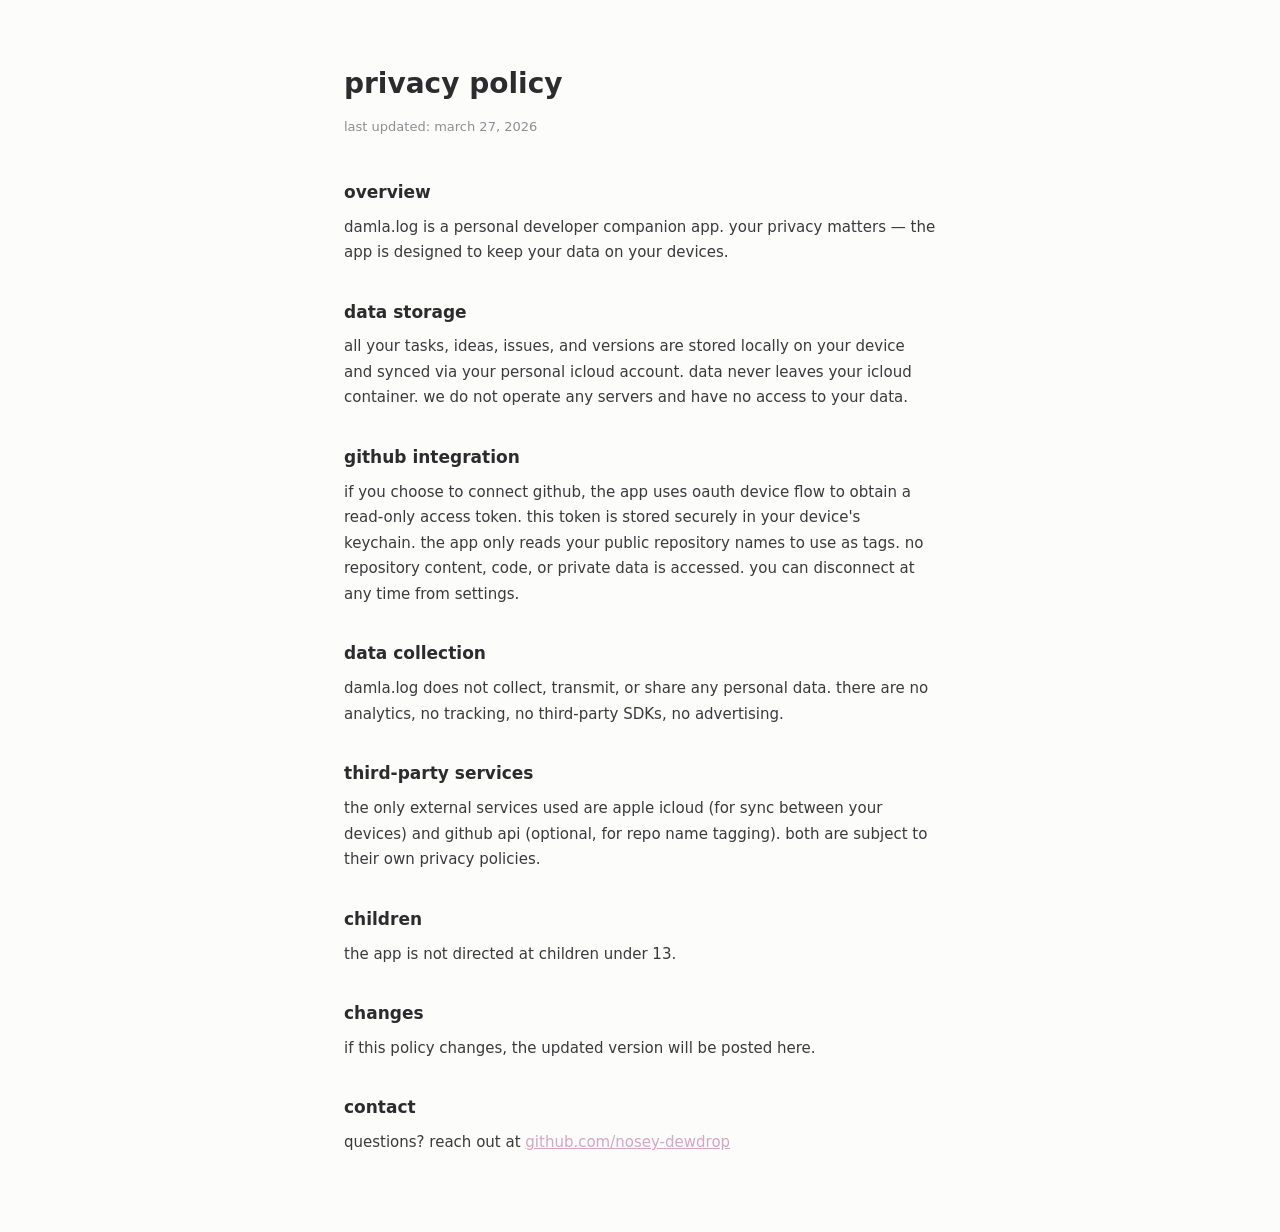
<file: damla-log/privacy.html>
<!DOCTYPE html>
<html lang="en">
<head>
<meta charset="UTF-8">
<meta name="viewport" content="width=device-width, initial-scale=1.0">
<title>damla.log — privacy policy</title>
<style>
  * { margin: 0; padding: 0; box-sizing: border-box; }
  body {
    font-family: -apple-system, system-ui, sans-serif;
    background: #FCFCFB;
    color: #2C2C2E;
    font-size: 15px;
    line-height: 1.7;
    padding: 60px 24px;
    max-width: 640px;
    margin: 0 auto;
  }
  h1 { font-size: 28px; font-weight: 600; margin-bottom: 8px; }
  .date { font-size: 13px; color: #8E8E93; margin-bottom: 40px; }
  h2 { font-size: 17px; font-weight: 600; margin: 32px 0 8px; }
  p { margin-bottom: 16px; color: #3a3a3c; }
  a { color: #D4A5C7; }
</style>
</head>
<body>
<h1>privacy policy</h1>
<p class="date">last updated: march 27, 2026</p>

<h2>overview</h2>
<p>damla.log is a personal developer companion app. your privacy matters — the app is designed to keep your data on your devices.</p>

<h2>data storage</h2>
<p>all your tasks, ideas, issues, and versions are stored locally on your device and synced via your personal icloud account. data never leaves your icloud container. we do not operate any servers and have no access to your data.</p>

<h2>github integration</h2>
<p>if you choose to connect github, the app uses oauth device flow to obtain a read-only access token. this token is stored securely in your device's keychain. the app only reads your public repository names to use as tags. no repository content, code, or private data is accessed. you can disconnect at any time from settings.</p>

<h2>data collection</h2>
<p>damla.log does not collect, transmit, or share any personal data. there are no analytics, no tracking, no third-party SDKs, no advertising.</p>

<h2>third-party services</h2>
<p>the only external services used are apple icloud (for sync between your devices) and github api (optional, for repo name tagging). both are subject to their own privacy policies.</p>

<h2>children</h2>
<p>the app is not directed at children under 13.</p>

<h2>changes</h2>
<p>if this policy changes, the updated version will be posted here.</p>

<h2>contact</h2>
<p>questions? reach out at <a href="https://github.com/nosey-dewdrop">github.com/nosey-dewdrop</a></p>
</body>
</html>
</file>
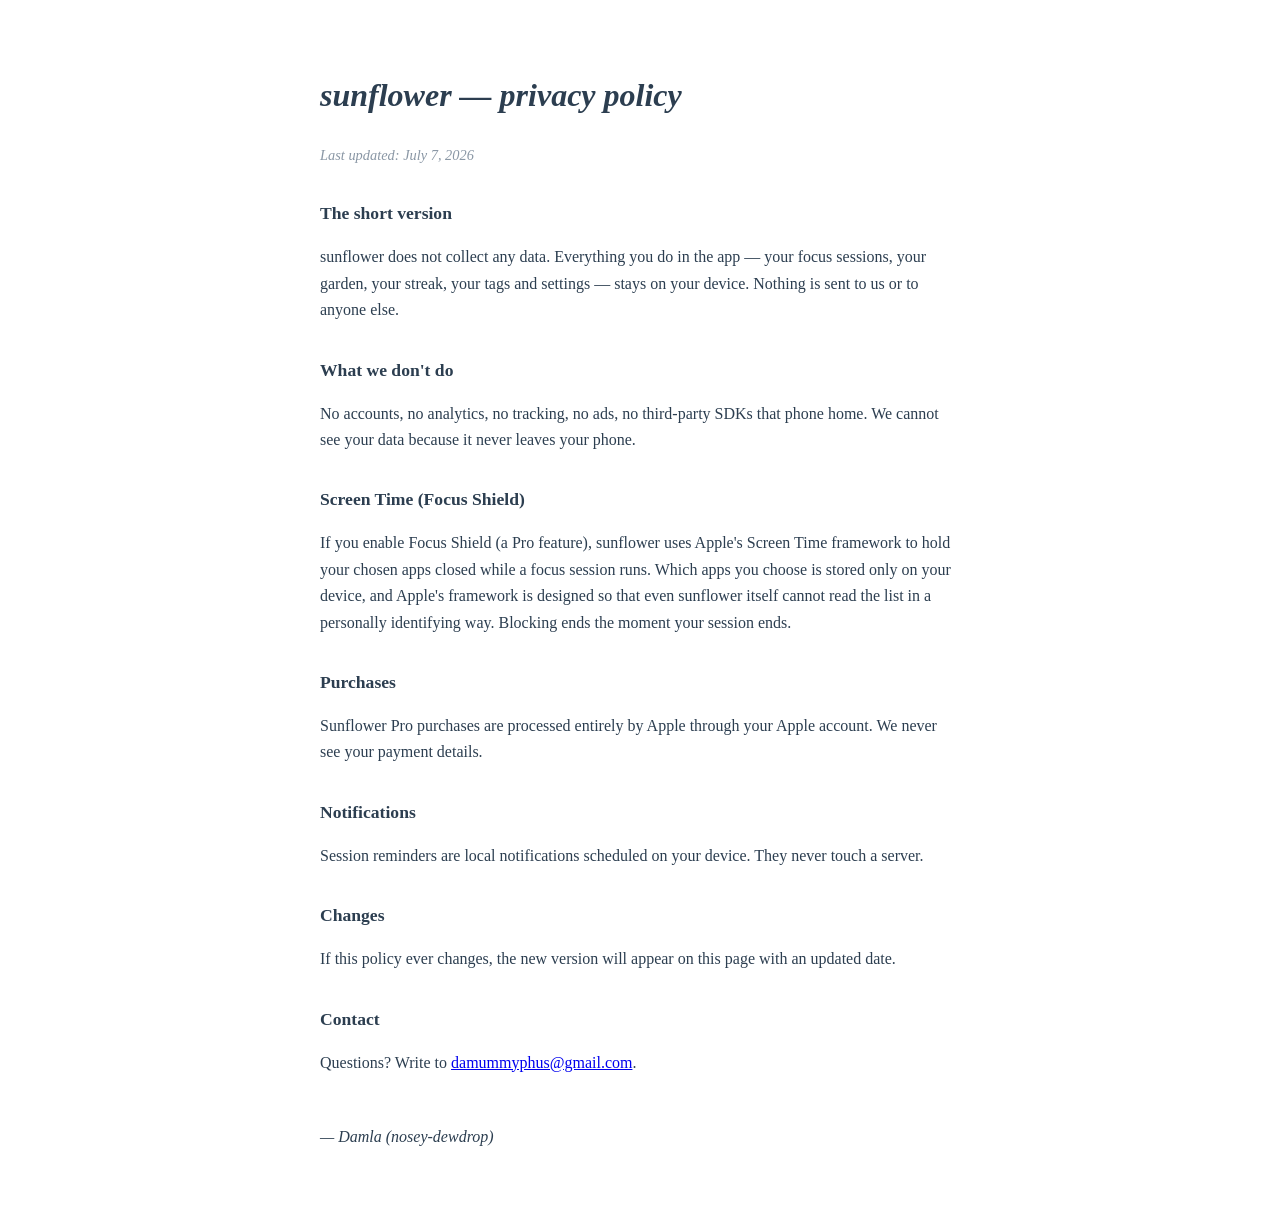
<file: sunflower/privacy.html>
<!DOCTYPE html>
<html lang="en">
<head>
<meta charset="utf-8">
<meta name="viewport" content="width=device-width, initial-scale=1">
<title>sunflower — privacy policy</title>
<style>
  body { font-family: 'Times New Roman', Times, serif; max-width: 640px; margin: 0 auto; padding: 48px 24px; color: #2c3e50; line-height: 1.65; }
  h1 { font-style: italic; font-weight: bold; }
  h2 { font-size: 1.1rem; margin-top: 2rem; }
  .date { color: #8a97a5; font-style: italic; font-size: 0.9rem; }
</style>
</head>
<body>
<h1>sunflower — privacy policy</h1>
<p class="date">Last updated: July 7, 2026</p>

<h2>The short version</h2>
<p>sunflower does not collect any data. Everything you do in the app — your focus sessions, your garden, your streak, your tags and settings — stays on your device. Nothing is sent to us or to anyone else.</p>

<h2>What we don't do</h2>
<p>No accounts, no analytics, no tracking, no ads, no third-party SDKs that phone home. We cannot see your data because it never leaves your phone.</p>

<h2>Screen Time (Focus Shield)</h2>
<p>If you enable Focus Shield (a Pro feature), sunflower uses Apple's Screen Time framework to hold your chosen apps closed while a focus session runs. Which apps you choose is stored only on your device, and Apple's framework is designed so that even sunflower itself cannot read the list in a personally identifying way. Blocking ends the moment your session ends.</p>

<h2>Purchases</h2>
<p>Sunflower Pro purchases are processed entirely by Apple through your Apple account. We never see your payment details.</p>

<h2>Notifications</h2>
<p>Session reminders are local notifications scheduled on your device. They never touch a server.</p>

<h2>Changes</h2>
<p>If this policy ever changes, the new version will appear on this page with an updated date.</p>

<h2>Contact</h2>
<p>Questions? Write to <a href="mailto:damummyphus@gmail.com">damummyphus@gmail.com</a>.</p>

<p style="margin-top:3rem; font-style: italic;">— Damla (nosey-dewdrop)</p>
</body>
</html>
</file>
